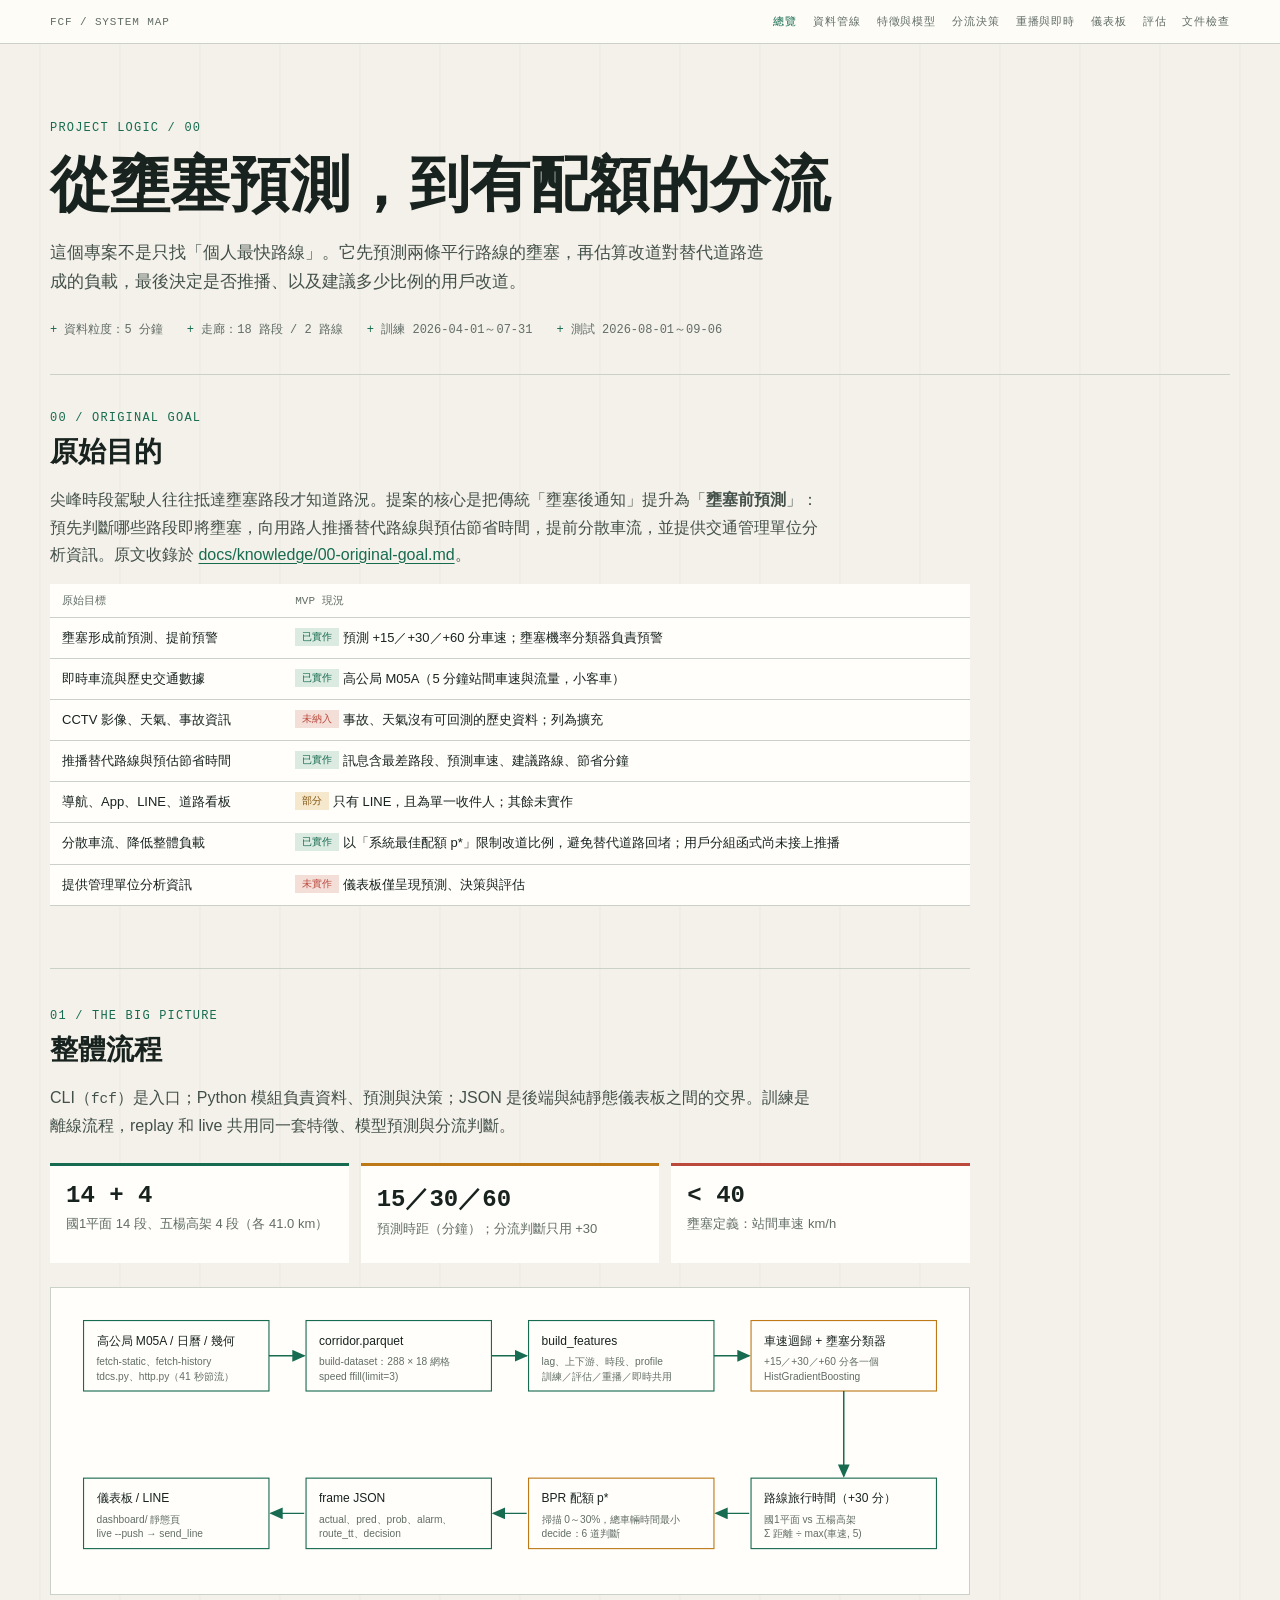
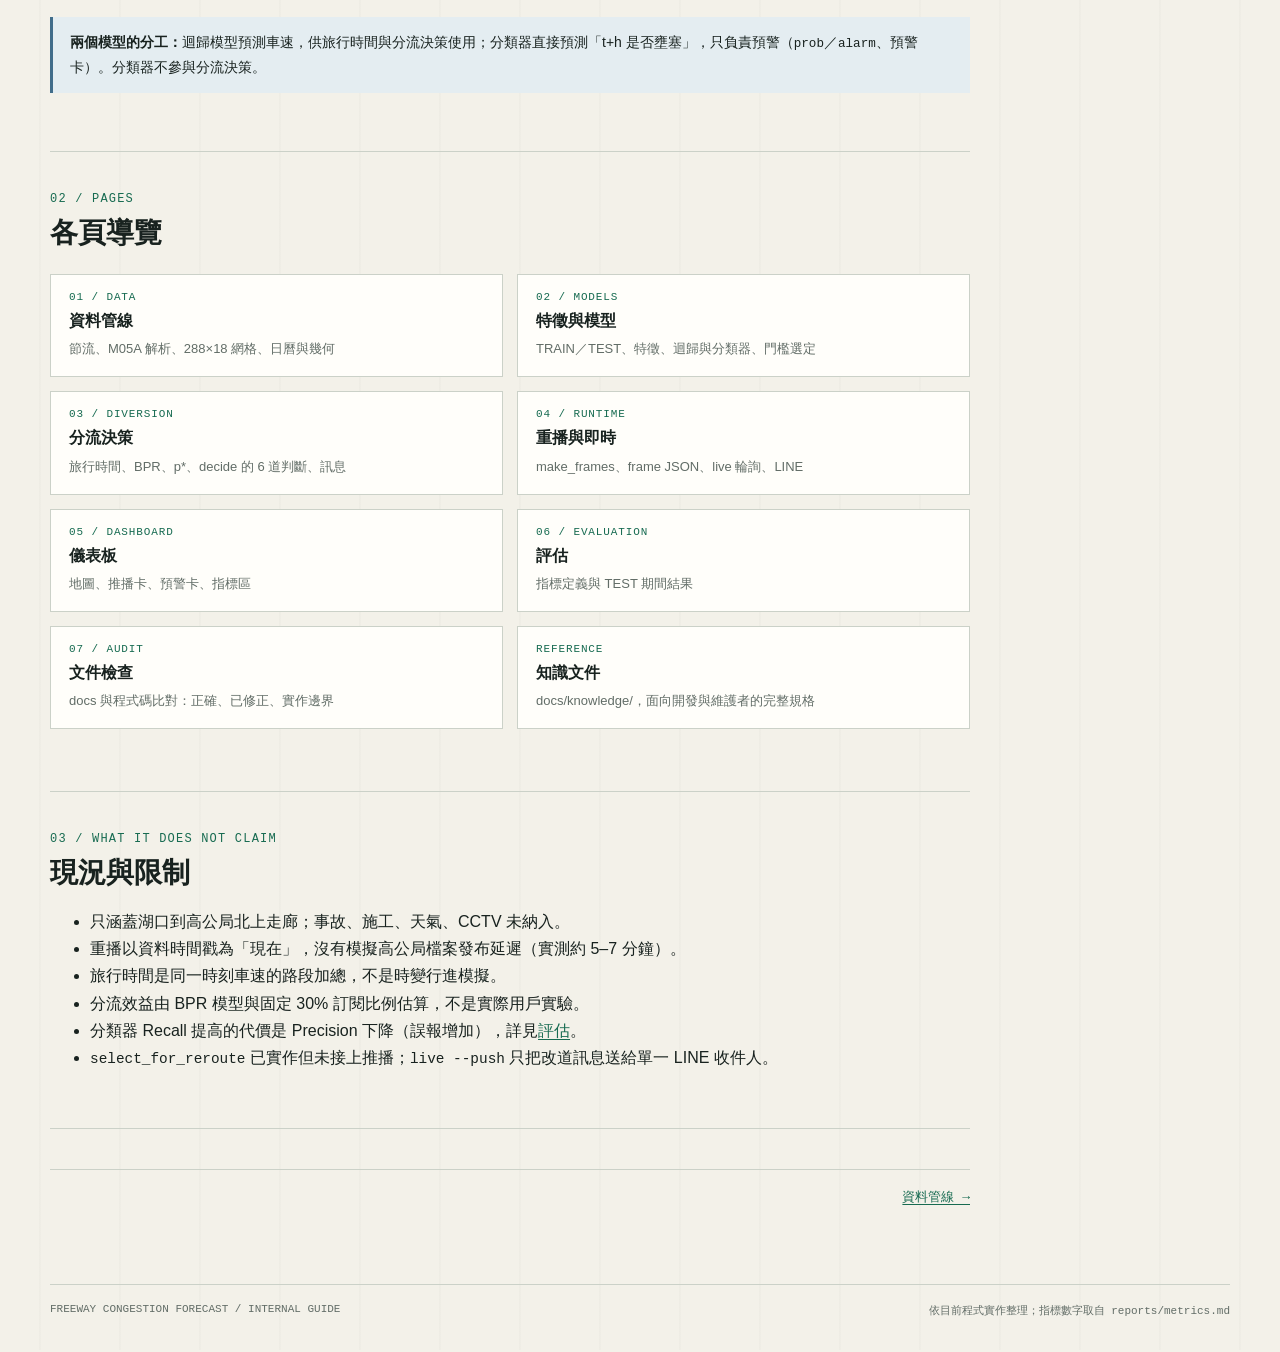
<file: docs/project-logic.html>
<!doctype html>
<html lang="zh-Hant">
<head>
  <meta charset="utf-8">
  <meta name="viewport" content="width=device-width, initial-scale=1">
  <meta name="description" content="這個專案不是只找「個人最快路線」。它先預測兩條平行路線的壅塞，再估算改道對替代道路造成的負載，最後決定是否推播、以及建議多少比例的用戶改道。">
  <title>從壅塞預測，到有配額的分流 | 專案邏輯導覽</title>
  <link rel="stylesheet" href="project-logic/style.css">
</head>
<body>
  <div class="masthead"><span>FCF / SYSTEM MAP</span><nav aria-label="頁面導覽"><a href="project-logic.html" aria-current="page">總覽</a><a href="project-logic/data.html">資料管線</a><a href="project-logic/models.html">特徵與模型</a><a href="project-logic/diversion.html">分流決策</a><a href="project-logic/runtime.html">重播與即時</a><a href="project-logic/dashboard.html">儀表板</a><a href="project-logic/evaluation.html">評估</a><a href="project-logic/doc-audit.html">文件檢查</a></nav></div>
  <div class="page">
    <header class="hero">
      <div class="eyebrow">PROJECT LOGIC / 00</div>
      <h1>從壅塞預測，到有配額的分流</h1>
      <p class="hero-intro">這個專案不是只找「個人最快路線」。它先預測兩條平行路線的壅塞，再估算改道對替代道路造成的負載，最後決定是否推播、以及建議多少比例的用戶改道。</p>
      <div class="hero-meta"><span>資料粒度：5 分鐘</span><span>走廊：18 路段 / 2 路線</span><span>訓練 2026-04-01～07-31</span><span>測試 2026-08-01～09-06</span></div>
    </header>
    <div class="content">

      <section class="doc-section" id="goal">
        <div class="section-kicker">00 / ORIGINAL GOAL</div>
        <h2>原始目的</h2>
        <p class="lede">尖峰時段駕駛人往往抵達壅塞路段才知道路況。提案的核心是把傳統「壅塞後通知」提升為「<strong>壅塞前預測</strong>」：預先判斷哪些路段即將壅塞，向用路人推播替代路線與預估節省時間，提前分散車流，並提供交通管理單位分析資訊。原文收錄於 <a href="../src/../docs/knowledge/00-original-goal.md">docs/knowledge/00-original-goal.md</a>。</p>
        <div class="table-wrap"><table>
          <thead><tr><th>原始目標</th><th>MVP 現況</th></tr></thead>
          <tbody>
            <tr><td>壅塞形成前預測、提前預警</td><td><span class="tag">已實作</span> 預測 +15／+30／+60 分車速；壅塞機率分類器負責預警</td></tr>
            <tr><td>即時車流與歷史交通數據</td><td><span class="tag">已實作</span> 高公局 M05A（5 分鐘站間車速與流量，小客車）</td></tr>
            <tr><td>CCTV 影像、天氣、事故資訊</td><td><span class="tag no">未納入</span> 事故、天氣沒有可回測的歷史資料；列為擴充</td></tr>
            <tr><td>推播替代路線與預估節省時間</td><td><span class="tag">已實作</span> 訊息含最差路段、預測車速、建議路線、節省分鐘</td></tr>
            <tr><td>導航、App、LINE、道路看板</td><td><span class="tag part">部分</span> 只有 LINE，且為單一收件人；其餘未實作</td></tr>
            <tr><td>分散車流、降低整體負載</td><td><span class="tag">已實作</span> 以「系統最佳配額 p*」限制改道比例，避免替代道路回堵；用戶分組函式尚未接上推播</td></tr>
            <tr><td>提供管理單位分析資訊</td><td><span class="tag no">未實作</span> 儀表板僅呈現預測、決策與評估</td></tr>
          </tbody>
        </table></div>
      </section>

      <section class="doc-section" id="flow">
        <div class="section-kicker">01 / THE BIG PICTURE</div>
        <h2>整體流程</h2>
        <p class="lede">CLI（<code>fcf</code>）是入口；Python 模組負責資料、預測與決策；JSON 是後端與純靜態儀表板之間的交界。訓練是離線流程，replay 和 live 共用同一套特徵、模型預測與分流判斷。</p>
        <div class="metric-row">
          <div class="metric"><strong>14 + 4</strong><span>國1平面 14 段、五楊高架 4 段（各 41.0 km）</span></div>
          <div class="metric"><strong>15／30／60</strong><span>預測時距（分鐘）；分流判斷只用 +30</span></div>
          <div class="metric"><strong>&lt; 40</strong><span>壅塞定義：站間車速 km/h</span></div>
        </div>
        <div class="diagram"><svg viewBox="0 0 960 300" role="img" aria-label="整體資料流">
<defs><marker id="ah" markerWidth="9" markerHeight="8" refX="8" refY="4" orient="auto"><polygon points="0 0,9 4,0 8"/></marker></defs>
<g>
<rect class="box g" x="20" y="20" width="200" height="76"/><text x="34" y="46">高公局 M05A / 日曆 / 幾何</text><text class="s" x="34" y="68">fetch-static、fetch-history</text><text class="s" x="34" y="84">tdcs.py、http.py（41 秒節流）</text>
<rect class="box g" x="260" y="20" width="200" height="76"/><text x="274" y="46">corridor.parquet</text><text class="s" x="274" y="68">build-dataset：288 × 18 網格</text><text class="s" x="274" y="84">speed ffill(limit=3)</text>
<rect class="box g" x="500" y="20" width="200" height="76"/><text x="514" y="46">build_features</text><text class="s" x="514" y="68">lag、上下游、時段、profile</text><text class="s" x="514" y="84">訓練／評估／重播／即時共用</text>
<rect class="box a" x="740" y="20" width="200" height="76"/><text x="754" y="46">車速迴歸 + 壅塞分類器</text><text class="s" x="754" y="68">+15／+30／+60 分各一個</text><text class="s" x="754" y="84">HistGradientBoosting</text>
<rect class="box g" x="740" y="190" width="200" height="76"/><text x="754" y="216">路線旅行時間（+30 分）</text><text class="s" x="754" y="238">國1平面 vs 五楊高架</text><text class="s" x="754" y="254">Σ 距離 ÷ max(車速, 5)</text>
<rect class="box a" x="500" y="190" width="200" height="76"/><text x="514" y="216">BPR 配額 p*</text><text class="s" x="514" y="238">掃描 0～30%，總車輛時間最小</text><text class="s" x="514" y="254">decide：6 道判斷</text>
<rect class="box g" x="260" y="190" width="200" height="76"/><text x="274" y="216">frame JSON</text><text class="s" x="274" y="238">actual、pred、prob、alarm、</text><text class="s" x="274" y="254">route_tt、decision</text>
<rect class="box g" x="20" y="190" width="200" height="76"/><text x="34" y="216">儀表板 / LINE</text><text class="s" x="34" y="238">dashboard/ 靜態頁</text><text class="s" x="34" y="254">live --push → send_line</text>
</g>
<line x1="220" y1="58" x2="258" y2="58" marker-end="url(#ah)"/><line x1="460" y1="58" x2="498" y2="58" marker-end="url(#ah)"/><line x1="700" y1="58" x2="738" y2="58" marker-end="url(#ah)"/>
<line x1="840" y1="96" x2="840" y2="188" marker-end="url(#ah)"/>
<line x1="738" y1="228" x2="702" y2="228" marker-end="url(#ah)"/><line x1="498" y1="228" x2="462" y2="228" marker-end="url(#ah)"/><line x1="258" y1="228" x2="222" y2="228" marker-end="url(#ah)"/>
</svg></div>
        <div class="note"><strong>兩個模型的分工：</strong>迴歸模型預測車速，供旅行時間與分流決策使用；分類器直接預測「t+h 是否壅塞」，只負責預警（<code>prob</code>／<code>alarm</code>、預警卡）。分類器不參與分流決策。</div>
      </section>

      <section class="doc-section" id="pages">
        <div class="section-kicker">02 / PAGES</div>
        <h2>各頁導覽</h2>
        <div class="cards">
          <a class="card" href="project-logic/data.html"><b>01 / DATA</b><strong>資料管線</strong><span>節流、M05A 解析、288×18 網格、日曆與幾何</span></a>
          <a class="card" href="project-logic/models.html"><b>02 / MODELS</b><strong>特徵與模型</strong><span>TRAIN／TEST、特徵、迴歸與分類器、門檻選定</span></a>
          <a class="card" href="project-logic/diversion.html"><b>03 / DIVERSION</b><strong>分流決策</strong><span>旅行時間、BPR、p*、decide 的 6 道判斷、訊息</span></a>
          <a class="card" href="project-logic/runtime.html"><b>04 / RUNTIME</b><strong>重播與即時</strong><span>make_frames、frame JSON、live 輪詢、LINE</span></a>
          <a class="card" href="project-logic/dashboard.html"><b>05 / DASHBOARD</b><strong>儀表板</strong><span>地圖、推播卡、預警卡、指標區</span></a>
          <a class="card" href="project-logic/evaluation.html"><b>06 / EVALUATION</b><strong>評估</strong><span>指標定義與 TEST 期間結果</span></a>
          <a class="card" href="project-logic/doc-audit.html"><b>07 / AUDIT</b><strong>文件檢查</strong><span>docs 與程式碼比對：正確、已修正、實作邊界</span></a>
          <a class="card" href="../src/../docs/knowledge/README.md"><b>REFERENCE</b><strong>知識文件</strong><span>docs/knowledge/，面向開發與維護者的完整規格</span></a>
        </div>
      </section>

      <section class="doc-section" id="limits">
        <div class="section-kicker">03 / WHAT IT DOES NOT CLAIM</div>
        <h2>現況與限制</h2>
        <ul>
          <li>只涵蓋湖口到高公局北上走廊；事故、施工、天氣、CCTV 未納入。</li>
          <li>重播以資料時間戳為「現在」，沒有模擬高公局檔案發布延遲（實測約 5–7 分鐘）。</li>
          <li>旅行時間是同一時刻車速的路段加總，不是時變行進模擬。</li>
          <li>分流效益由 BPR 模型與固定 30% 訂閱比例估算，不是實際用戶實驗。</li>
          <li>分類器 Recall 提高的代價是 Precision 下降（誤報增加），詳見<a href="project-logic/evaluation.html">評估</a>。</li>
          <li><code>select_for_reroute</code> 已實作但未接上推播；<code>live --push</code> 只把改道訊息送給單一 LINE 收件人。</li>
        </ul>
      </section>
      <div class="pager"><span></span><a href="project-logic/data.html">資料管線 →</a></div>
    </div>
    <footer><span>FREEWAY CONGESTION FORECAST / INTERNAL GUIDE</span><span>依目前程式實作整理；指標數字取自 reports/metrics.md</span></footer>
  </div>
</body>
</html>
</file>
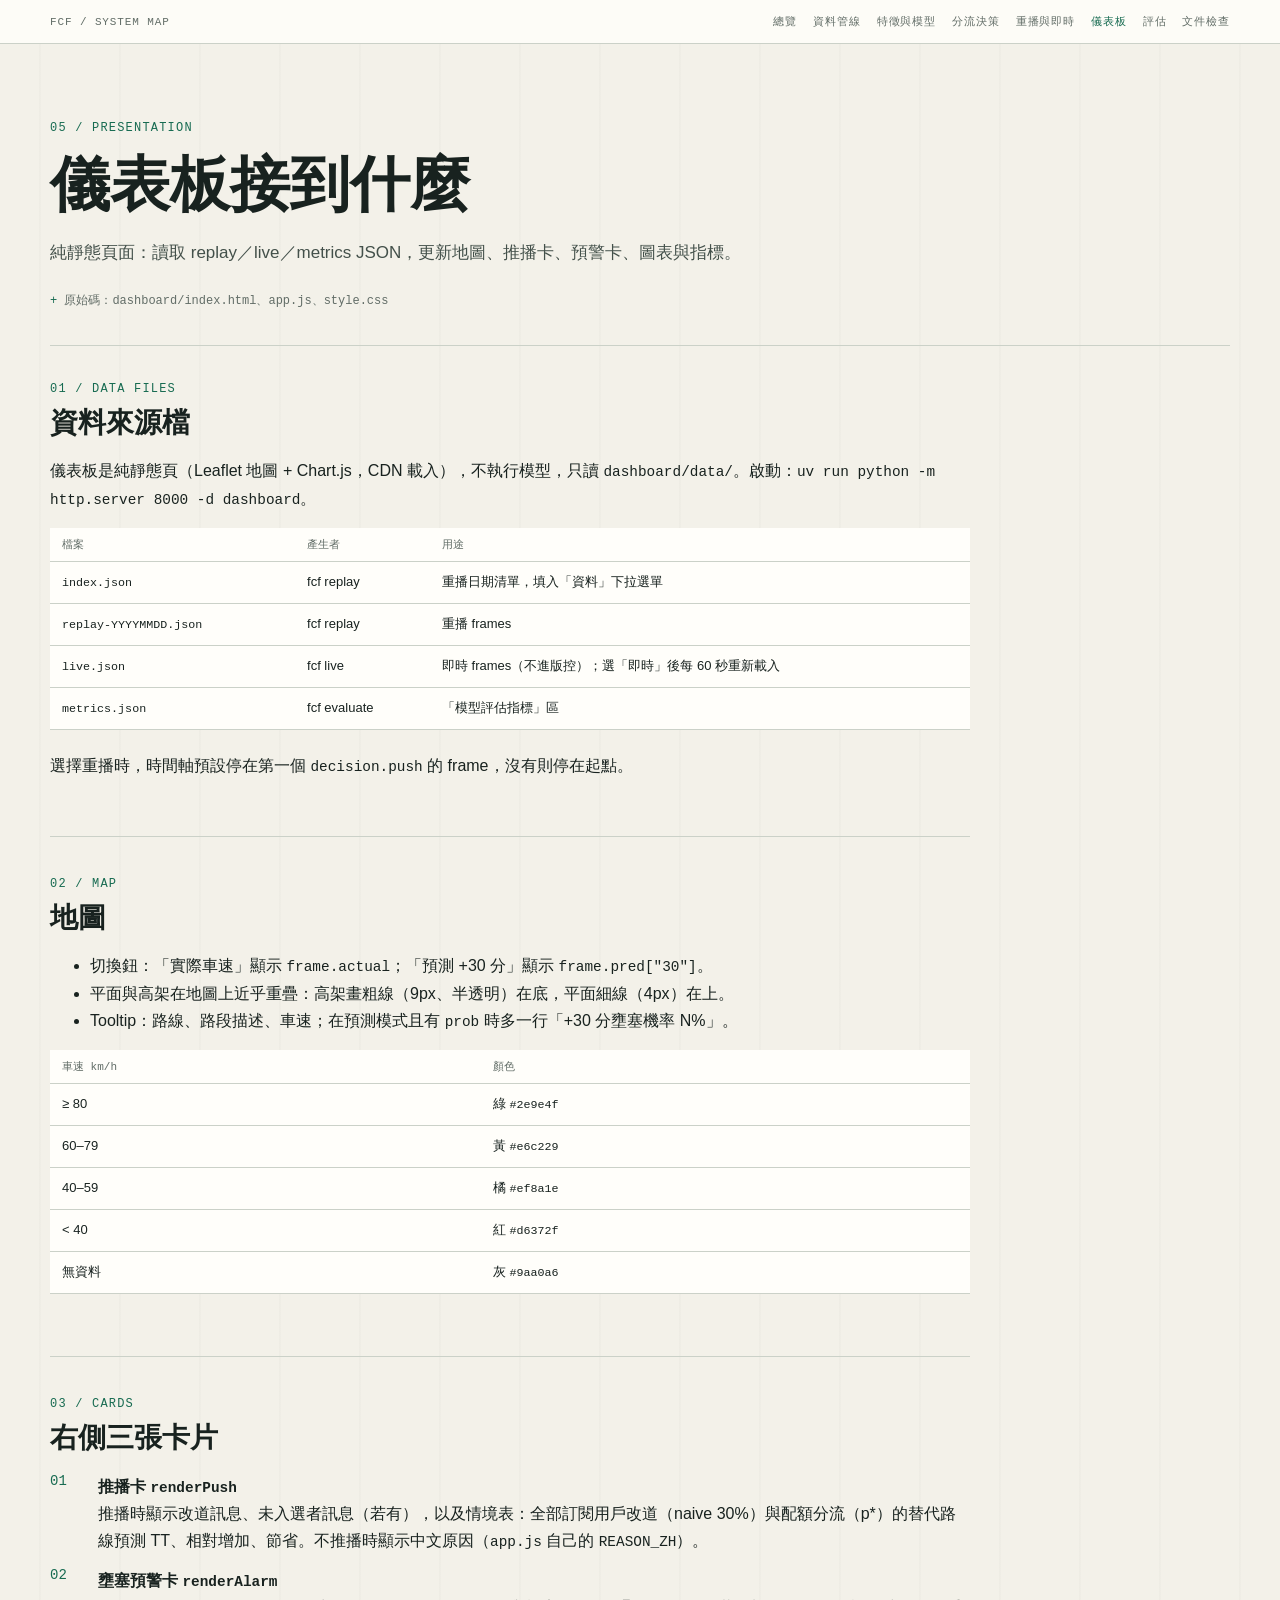
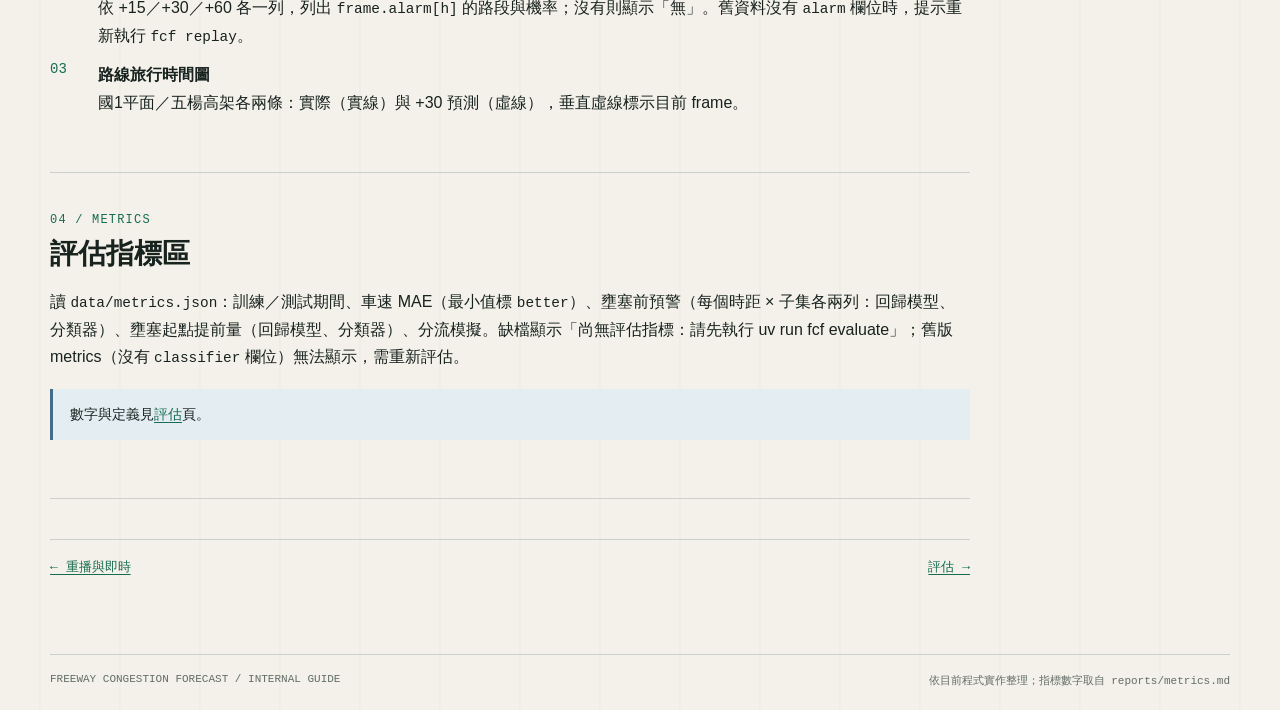
<file: docs/project-logic/dashboard.html>
<!doctype html>
<html lang="zh-Hant">
<head>
  <meta charset="utf-8">
  <meta name="viewport" content="width=device-width, initial-scale=1">
  <meta name="description" content="純靜態頁面：讀取 replay／live／metrics JSON，更新地圖、推播卡、預警卡、圖表與指標。">
  <title>儀表板接到什麼 | 專案邏輯導覽</title>
  <link rel="stylesheet" href="style.css">
</head>
<body>
  <div class="masthead"><span>FCF / SYSTEM MAP</span><nav aria-label="頁面導覽"><a href="../project-logic.html">總覽</a><a href="data.html">資料管線</a><a href="models.html">特徵與模型</a><a href="diversion.html">分流決策</a><a href="runtime.html">重播與即時</a><a href="dashboard.html" aria-current="page">儀表板</a><a href="evaluation.html">評估</a><a href="doc-audit.html">文件檢查</a></nav></div>
  <div class="page">
    <header class="hero">
      <div class="eyebrow">05 / PRESENTATION</div>
      <h1>儀表板接到什麼</h1>
      <p class="hero-intro">純靜態頁面：讀取 replay／live／metrics JSON，更新地圖、推播卡、預警卡、圖表與指標。</p>
      <div class="hero-meta"><span>原始碼：dashboard/index.html、app.js、style.css</span></div>
    </header>
    <div class="content">

      <section class="doc-section" id="data">
        <div class="section-kicker">01 / DATA FILES</div>
        <h2>資料來源檔</h2>
        <p>儀表板是純靜態頁（Leaflet 地圖 + Chart.js，CDN 載入），不執行模型，只讀 <code>dashboard/data/</code>。啟動：<code>uv run python -m http.server 8000 -d dashboard</code>。</p>
        <div class="table-wrap"><table>
          <thead><tr><th>檔案</th><th>產生者</th><th>用途</th></tr></thead>
          <tbody>
            <tr><td><code>index.json</code></td><td>fcf replay</td><td>重播日期清單，填入「資料」下拉選單</td></tr>
            <tr><td><code>replay-YYYYMMDD.json</code></td><td>fcf replay</td><td>重播 frames</td></tr>
            <tr><td><code>live.json</code></td><td>fcf live</td><td>即時 frames（不進版控）；選「即時」後每 60 秒重新載入</td></tr>
            <tr><td><code>metrics.json</code></td><td>fcf evaluate</td><td>「模型評估指標」區</td></tr>
          </tbody>
        </table></div>
        <p>選擇重播時，時間軸預設停在第一個 <code>decision.push</code> 的 frame，沒有則停在起點。</p>
      </section>

      <section class="doc-section" id="map">
        <div class="section-kicker">02 / MAP</div>
        <h2>地圖</h2>
        <ul>
          <li>切換鈕：「實際車速」顯示 <code>frame.actual</code>；「預測 +30 分」顯示 <code>frame.pred["30"]</code>。</li>
          <li>平面與高架在地圖上近乎重疊：高架畫粗線（9px、半透明）在底，平面細線（4px）在上。</li>
          <li>Tooltip：路線、路段描述、車速；在預測模式且有 <code>prob</code> 時多一行「+30 分壅塞機率 N%」。</li>
        </ul>
        <div class="table-wrap"><table>
          <thead><tr><th>車速 km/h</th><th>顏色</th></tr></thead>
          <tbody>
            <tr><td>≥ 80</td><td>綠 <code>#2e9e4f</code></td></tr>
            <tr><td>60–79</td><td>黃 <code>#e6c229</code></td></tr>
            <tr><td>40–59</td><td>橘 <code>#ef8a1e</code></td></tr>
            <tr><td>&lt; 40</td><td>紅 <code>#d6372f</code></td></tr>
            <tr><td>無資料</td><td>灰 <code>#9aa0a6</code></td></tr>
          </tbody>
        </table></div>
      </section>

      <section class="doc-section" id="cards">
        <div class="section-kicker">03 / CARDS</div>
        <h2>右側三張卡片</h2>
        <ol class="steps">
          <li><strong>推播卡 <code>renderPush</code></strong>推播時顯示改道訊息、未入選者訊息（若有），以及情境表：全部訂閱用戶改道（naive 30%）與配額分流（p*）的替代路線預測 TT、相對增加、節省。不推播時顯示中文原因（<code>app.js</code> 自己的 <code>REASON_ZH</code>）。</li>
          <li><strong>壅塞預警卡 <code>renderAlarm</code></strong>依 +15／+30／+60 各一列，列出 <code>frame.alarm[h]</code> 的路段與機率；沒有則顯示「無」。舊資料沒有 <code>alarm</code> 欄位時，提示重新執行 <code>fcf replay</code>。</li>
          <li><strong>路線旅行時間圖</strong>國1平面／五楊高架各兩條：實際（實線）與 +30 預測（虛線），垂直虛線標示目前 frame。</li>
        </ol>
      </section>

      <section class="doc-section" id="metrics">
        <div class="section-kicker">04 / METRICS</div>
        <h2>評估指標區</h2>
        <p>讀 <code>data/metrics.json</code>：訓練／測試期間、車速 MAE（最小值標 <code>better</code>）、壅塞前預警（每個時距 × 子集各兩列：回歸模型、分類器）、壅塞起點提前量（回歸模型、分類器）、分流模擬。缺檔顯示「尚無評估指標：請先執行 uv run fcf evaluate」；舊版 metrics（沒有 <code>classifier</code> 欄位）無法顯示，需重新評估。</p>
        <div class="note">數字與定義見<a href="evaluation.html">評估</a>頁。</div>
      </section>
      <div class="pager"><a href="runtime.html">← 重播與即時</a><a href="evaluation.html">評估 →</a></div>
    </div>
    <footer><span>FREEWAY CONGESTION FORECAST / INTERNAL GUIDE</span><span>依目前程式實作整理；指標數字取自 reports/metrics.md</span></footer>
  </div>
</body>
</html>
</file>
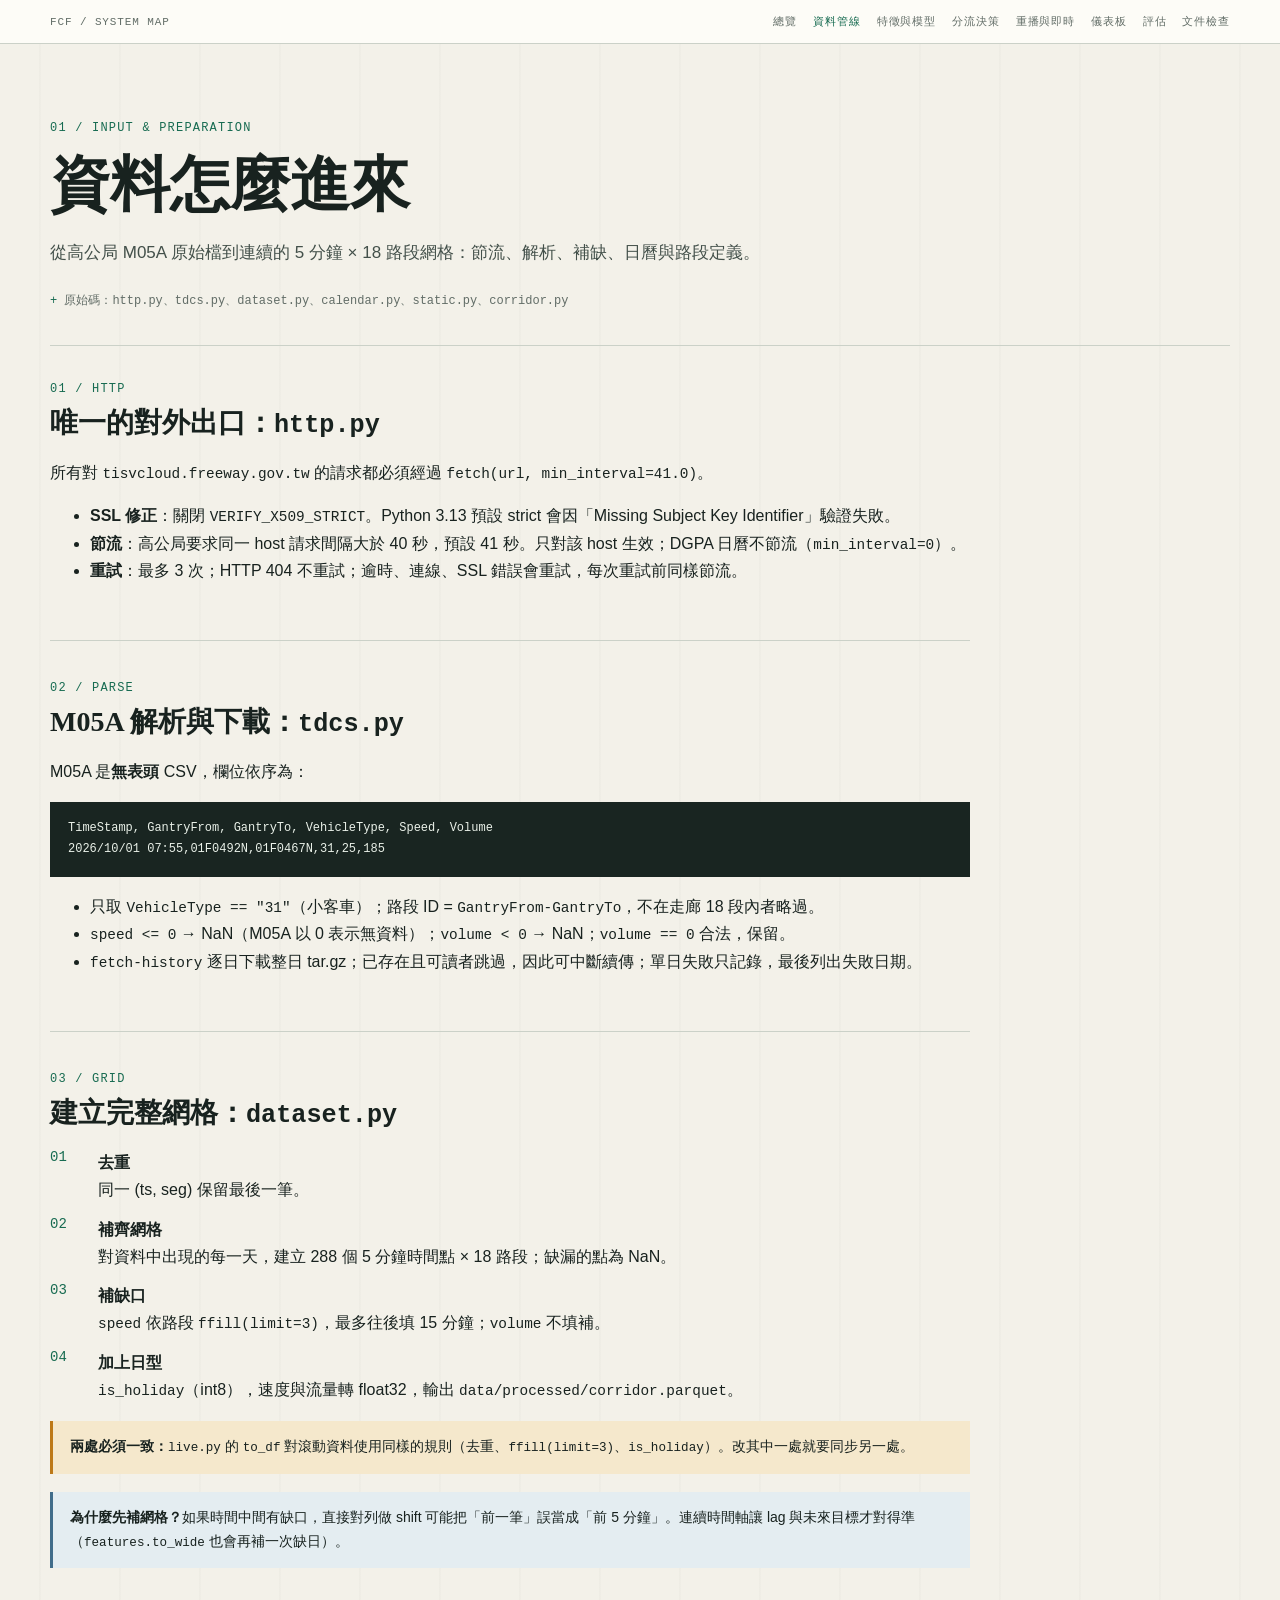
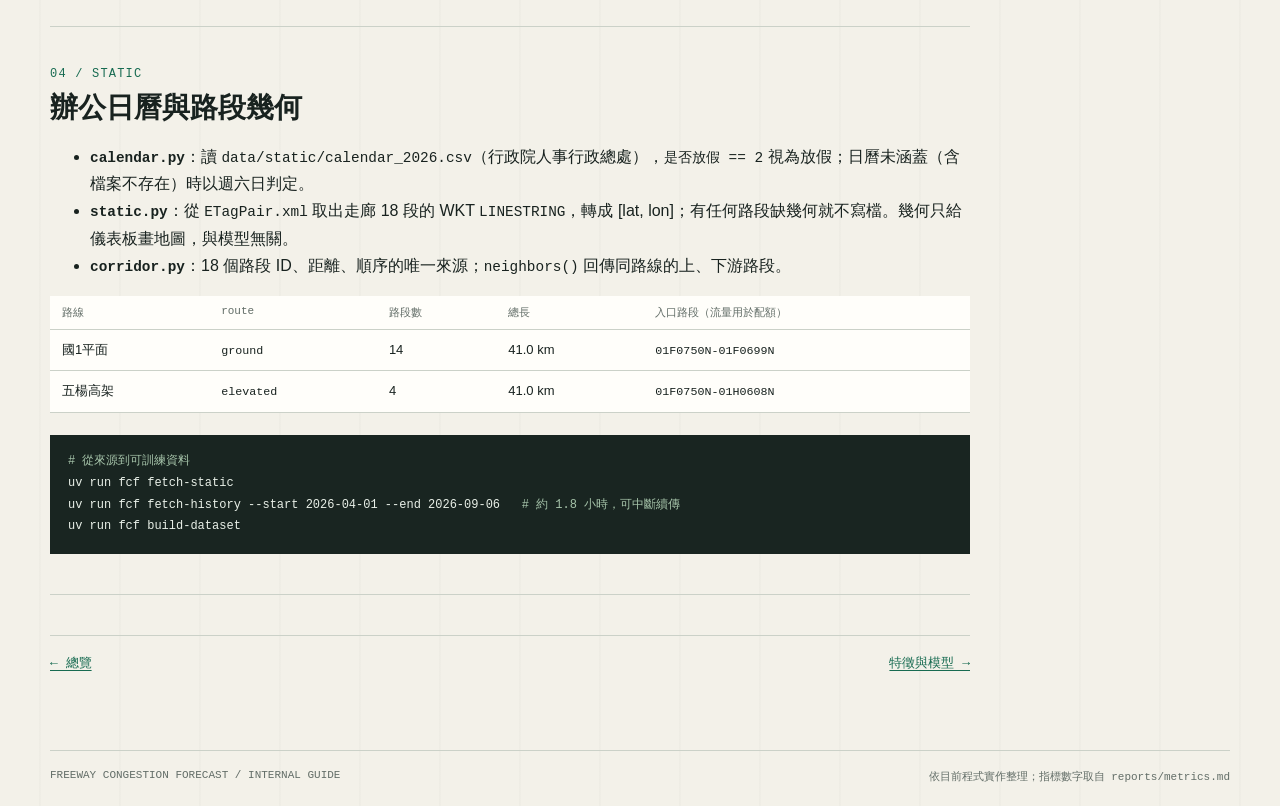
<file: docs/project-logic/data.html>
<!doctype html>
<html lang="zh-Hant">
<head>
  <meta charset="utf-8">
  <meta name="viewport" content="width=device-width, initial-scale=1">
  <meta name="description" content="從高公局 M05A 原始檔到連續的 5 分鐘 × 18 路段網格：節流、解析、補缺、日曆與路段定義。">
  <title>資料怎麼進來 | 專案邏輯導覽</title>
  <link rel="stylesheet" href="style.css">
</head>
<body>
  <div class="masthead"><span>FCF / SYSTEM MAP</span><nav aria-label="頁面導覽"><a href="../project-logic.html">總覽</a><a href="data.html" aria-current="page">資料管線</a><a href="models.html">特徵與模型</a><a href="diversion.html">分流決策</a><a href="runtime.html">重播與即時</a><a href="dashboard.html">儀表板</a><a href="evaluation.html">評估</a><a href="doc-audit.html">文件檢查</a></nav></div>
  <div class="page">
    <header class="hero">
      <div class="eyebrow">01 / INPUT & PREPARATION</div>
      <h1>資料怎麼進來</h1>
      <p class="hero-intro">從高公局 M05A 原始檔到連續的 5 分鐘 × 18 路段網格：節流、解析、補缺、日曆與路段定義。</p>
      <div class="hero-meta"><span>原始碼：http.py、tdcs.py、dataset.py、calendar.py、static.py、corridor.py</span></div>
    </header>
    <div class="content">

      <section class="doc-section" id="http">
        <div class="section-kicker">01 / HTTP</div>
        <h2>唯一的對外出口：<code>http.py</code></h2>
        <p>所有對 <code>tisvcloud.freeway.gov.tw</code> 的請求都必須經過 <code>fetch(url, min_interval=41.0)</code>。</p>
        <ul>
          <li><strong>SSL 修正</strong>：關閉 <code>VERIFY_X509_STRICT</code>。Python 3.13 預設 strict 會因「Missing Subject Key Identifier」驗證失敗。</li>
          <li><strong>節流</strong>：高公局要求同一 host 請求間隔大於 40 秒，預設 41 秒。只對該 host 生效；DGPA 日曆不節流（<code>min_interval=0</code>）。</li>
          <li><strong>重試</strong>：最多 3 次；HTTP 404 不重試；逾時、連線、SSL 錯誤會重試，每次重試前同樣節流。</li>
        </ul>
      </section>

      <section class="doc-section" id="parse">
        <div class="section-kicker">02 / PARSE</div>
        <h2>M05A 解析與下載：<code>tdcs.py</code></h2>
        <p>M05A 是<strong>無表頭</strong> CSV，欄位依序為：</p>
        <div class="codebox">TimeStamp, GantryFrom, GantryTo, VehicleType, Speed, Volume
2026/10/01 07:55,01F0492N,01F0467N,31,25,185</div>
        <ul>
          <li>只取 <code>VehicleType == "31"</code>（小客車）；路段 ID = <code>GantryFrom-GantryTo</code>，不在走廊 18 段內者略過。</li>
          <li><code>speed &lt;= 0</code> → NaN（M05A 以 0 表示無資料）；<code>volume &lt; 0</code> → NaN；<code>volume == 0</code> 合法，保留。</li>
          <li><code>fetch-history</code> 逐日下載整日 tar.gz；已存在且可讀者跳過，因此可中斷續傳；單日失敗只記錄，最後列出失敗日期。</li>
        </ul>
      </section>

      <section class="doc-section" id="grid">
        <div class="section-kicker">03 / GRID</div>
        <h2>建立完整網格：<code>dataset.py</code></h2>
        <ol class="steps">
          <li><strong>去重</strong>同一 (ts, seg) 保留最後一筆。</li>
          <li><strong>補齊網格</strong>對資料中出現的每一天，建立 288 個 5 分鐘時間點 × 18 路段；缺漏的點為 NaN。</li>
          <li><strong>補缺口</strong><code>speed</code> 依路段 <code>ffill(limit=3)</code>，最多往後填 15 分鐘；<code>volume</code> 不填補。</li>
          <li><strong>加上日型</strong><code>is_holiday</code>（int8），速度與流量轉 float32，輸出 <code>data/processed/corridor.parquet</code>。</li>
        </ol>
        <div class="warning"><strong>兩處必須一致：</strong><code>live.py</code> 的 <code>to_df</code> 對滾動資料使用同樣的規則（去重、<code>ffill(limit=3)</code>、<code>is_holiday</code>）。改其中一處就要同步另一處。</div>
        <div class="note"><strong>為什麼先補網格？</strong>如果時間中間有缺口，直接對列做 shift 可能把「前一筆」誤當成「前 5 分鐘」。連續時間軸讓 lag 與未來目標才對得準（<code>features.to_wide</code> 也會再補一次缺日）。</div>
      </section>

      <section class="doc-section" id="static">
        <div class="section-kicker">04 / STATIC</div>
        <h2>辦公日曆與路段幾何</h2>
        <ul>
          <li><strong><code>calendar.py</code></strong>：讀 <code>data/static/calendar_2026.csv</code>（行政院人事行政總處），<code>是否放假 == 2</code> 視為放假；日曆未涵蓋（含檔案不存在）時以週六日判定。</li>
          <li><strong><code>static.py</code></strong>：從 <code>ETagPair.xml</code> 取出走廊 18 段的 WKT <code>LINESTRING</code>，轉成 [lat, lon]；有任何路段缺幾何就不寫檔。幾何只給儀表板畫地圖，與模型無關。</li>
          <li><strong><code>corridor.py</code></strong>：18 個路段 ID、距離、順序的唯一來源；<code>neighbors()</code> 回傳同路線的上、下游路段。</li>
        </ul>
        <div class="table-wrap"><table>
          <thead><tr><th>路線</th><th>route</th><th>路段數</th><th>總長</th><th>入口路段（流量用於配額）</th></tr></thead>
          <tbody>
            <tr><td>國1平面</td><td><code>ground</code></td><td>14</td><td>41.0 km</td><td><code>01F0750N-01F0699N</code></td></tr>
            <tr><td>五楊高架</td><td><code>elevated</code></td><td>4</td><td>41.0 km</td><td><code>01F0750N-01H0608N</code></td></tr>
          </tbody>
        </table></div>
        <div class="codebox"><span class="comment"># 從來源到可訓練資料</span>
uv run fcf fetch-static
uv run fcf fetch-history --start 2026-04-01 --end 2026-09-06   <span class="comment"># 約 1.8 小時，可中斷續傳</span>
uv run fcf build-dataset</div>
      </section>
      <div class="pager"><a href="../project-logic.html">← 總覽</a><a href="models.html">特徵與模型 →</a></div>
    </div>
    <footer><span>FREEWAY CONGESTION FORECAST / INTERNAL GUIDE</span><span>依目前程式實作整理；指標數字取自 reports/metrics.md</span></footer>
  </div>
</body>
</html>
</file>
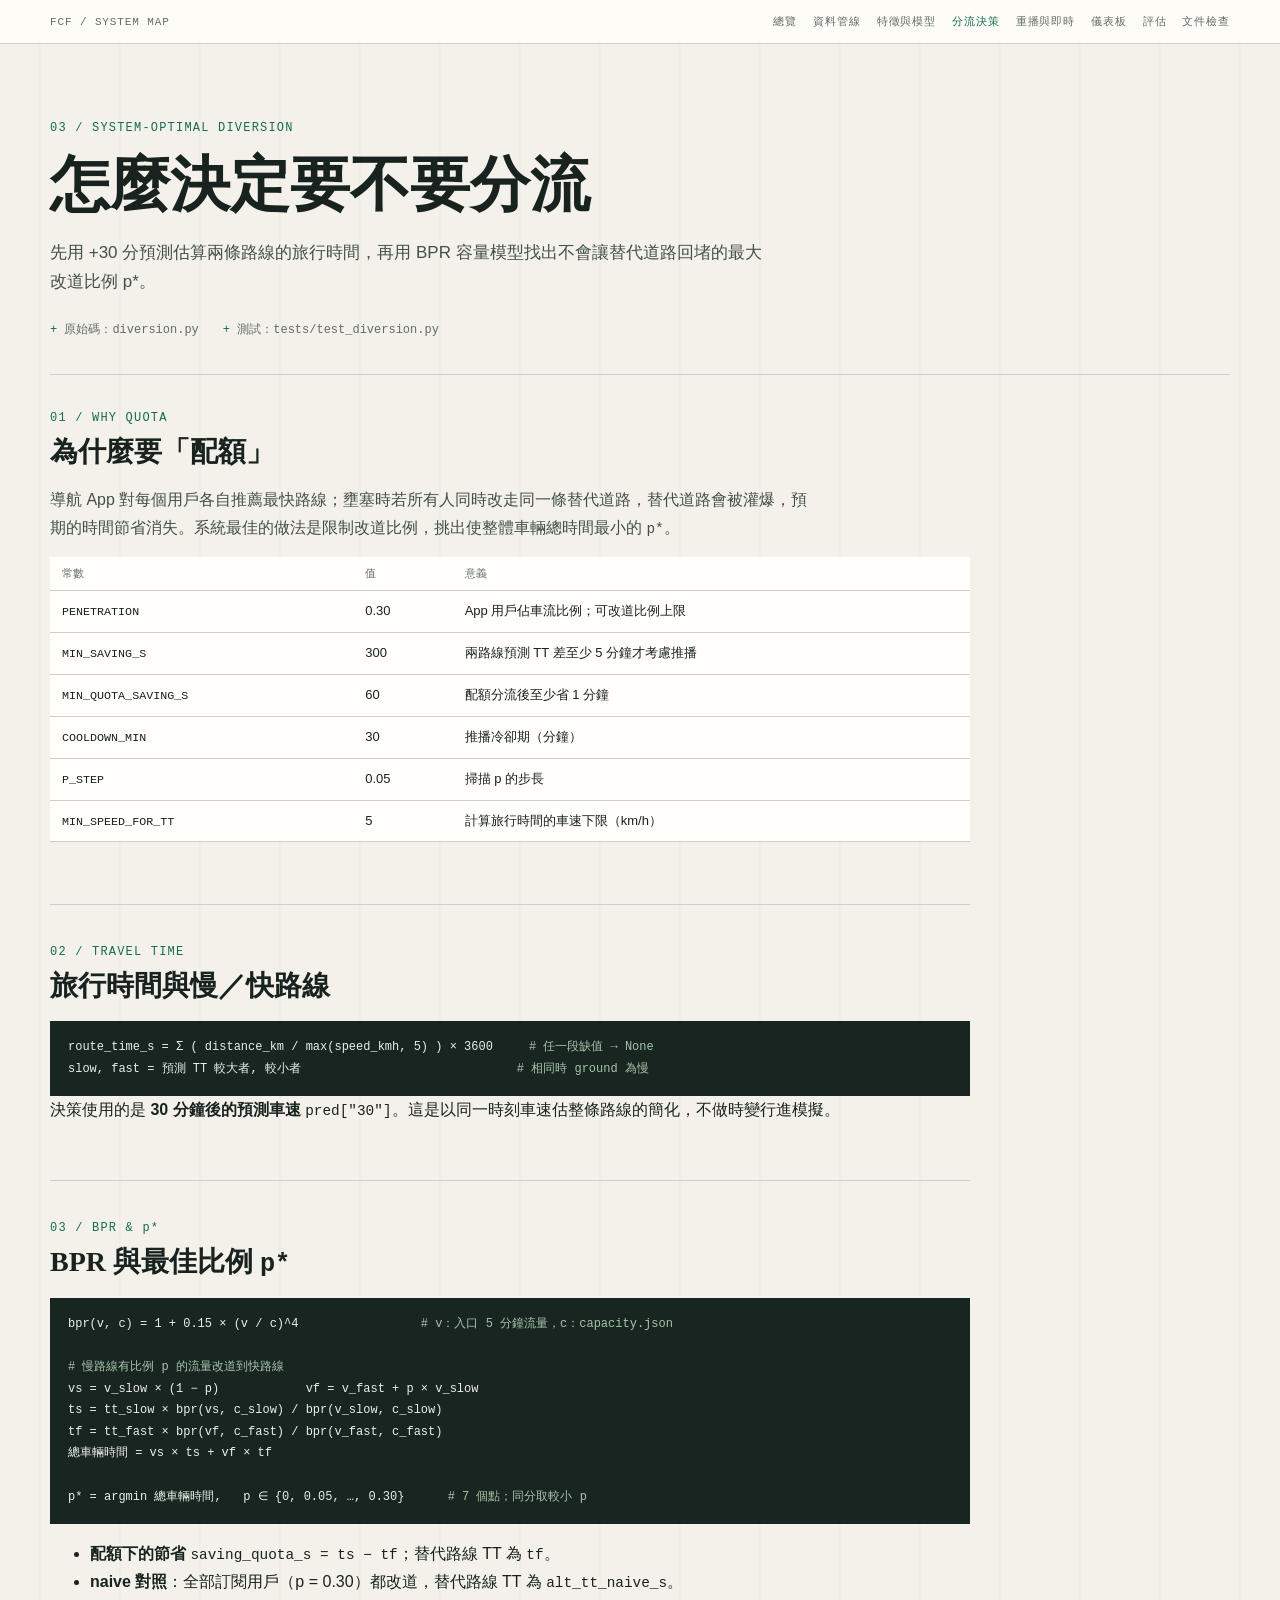
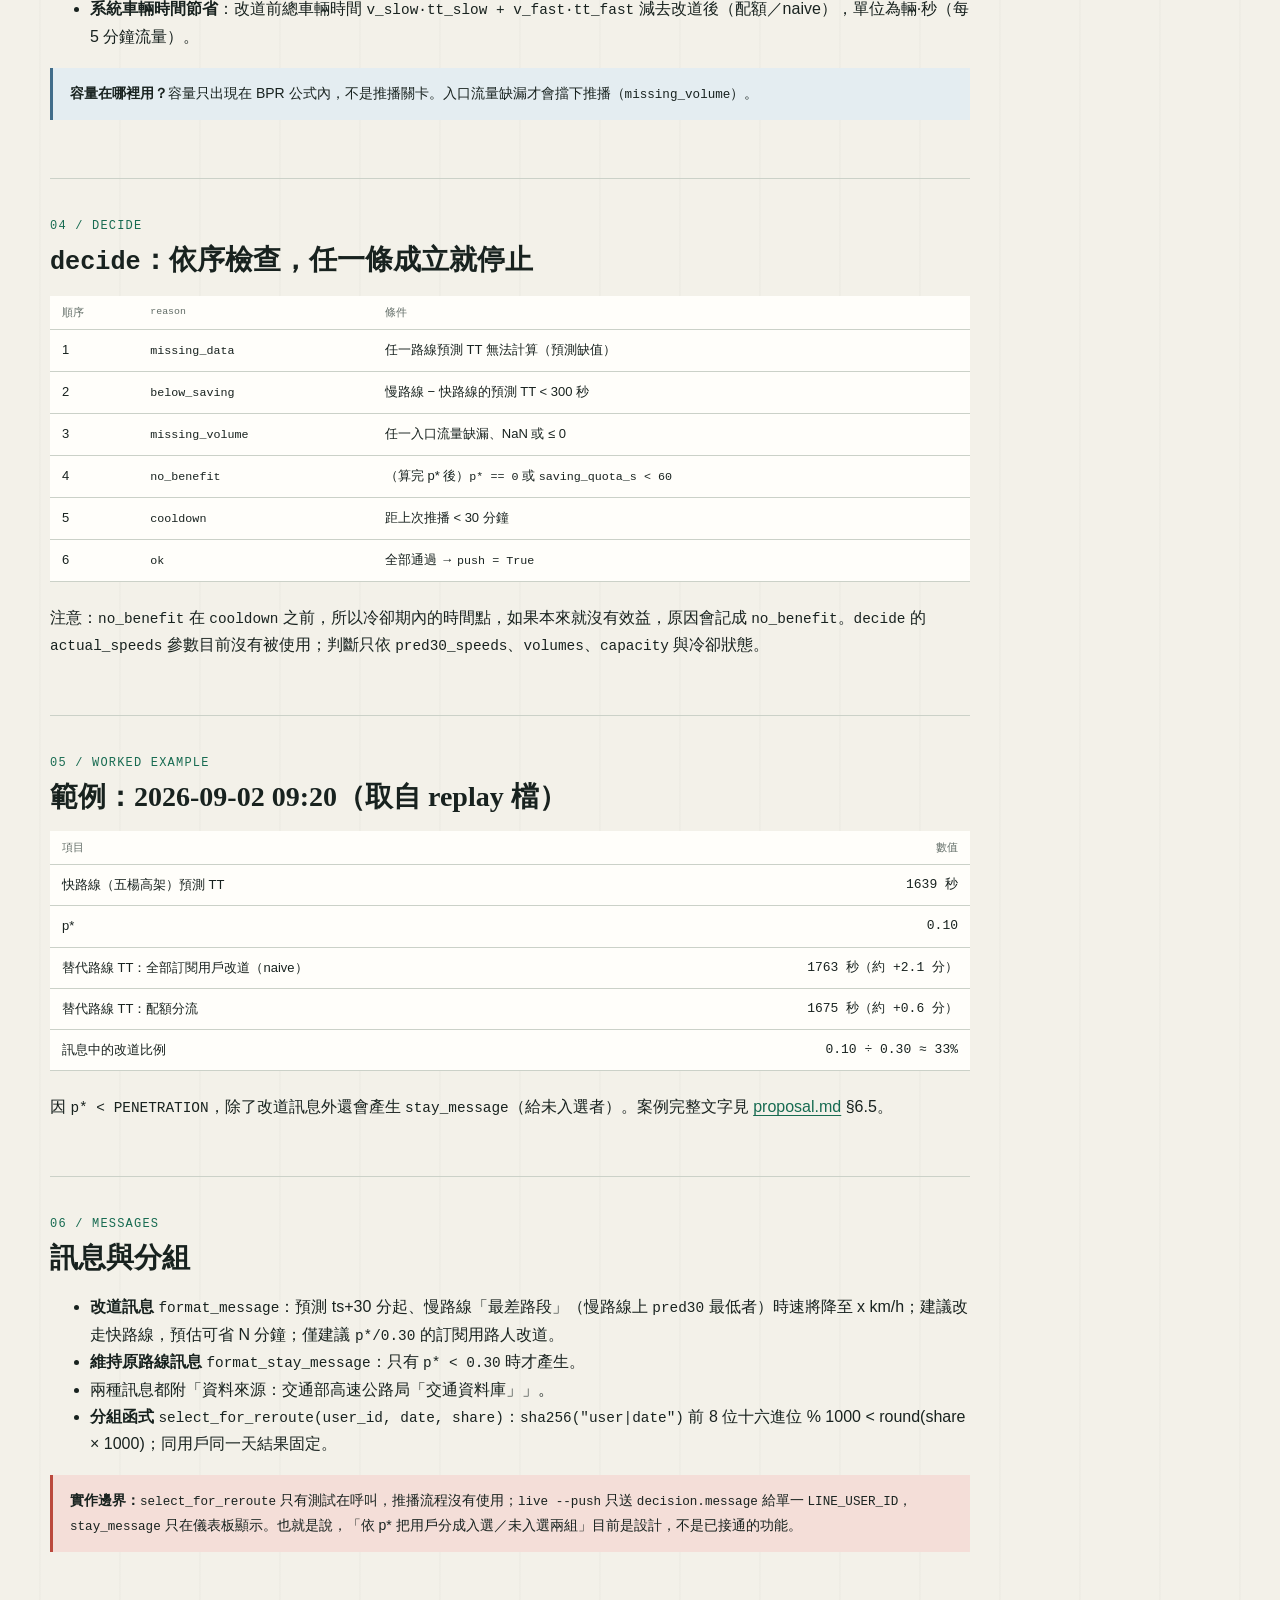
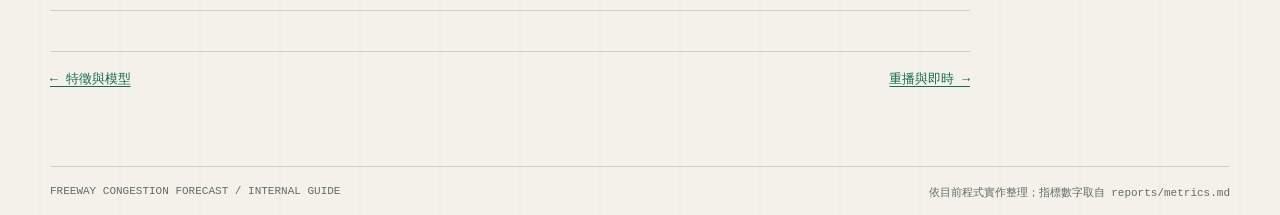
<file: docs/project-logic/diversion.html>
<!doctype html>
<html lang="zh-Hant">
<head>
  <meta charset="utf-8">
  <meta name="viewport" content="width=device-width, initial-scale=1">
  <meta name="description" content="先用 +30 分預測估算兩條路線的旅行時間，再用 BPR 容量模型找出不會讓替代道路回堵的最大改道比例 p*。">
  <title>怎麼決定要不要分流 | 專案邏輯導覽</title>
  <link rel="stylesheet" href="style.css">
</head>
<body>
  <div class="masthead"><span>FCF / SYSTEM MAP</span><nav aria-label="頁面導覽"><a href="../project-logic.html">總覽</a><a href="data.html">資料管線</a><a href="models.html">特徵與模型</a><a href="diversion.html" aria-current="page">分流決策</a><a href="runtime.html">重播與即時</a><a href="dashboard.html">儀表板</a><a href="evaluation.html">評估</a><a href="doc-audit.html">文件檢查</a></nav></div>
  <div class="page">
    <header class="hero">
      <div class="eyebrow">03 / SYSTEM-OPTIMAL DIVERSION</div>
      <h1>怎麼決定要不要分流</h1>
      <p class="hero-intro">先用 +30 分預測估算兩條路線的旅行時間，再用 BPR 容量模型找出不會讓替代道路回堵的最大改道比例 p*。</p>
      <div class="hero-meta"><span>原始碼：diversion.py</span><span>測試：tests/test_diversion.py</span></div>
    </header>
    <div class="content">

      <section class="doc-section" id="why">
        <div class="section-kicker">01 / WHY QUOTA</div>
        <h2>為什麼要「配額」</h2>
        <p class="lede">導航 App 對每個用戶各自推薦最快路線；壅塞時若所有人同時改走同一條替代道路，替代道路會被灌爆，預期的時間節省消失。系統最佳的做法是限制改道比例，挑出使整體車輛總時間最小的 <code>p*</code>。</p>
        <div class="table-wrap"><table>
          <thead><tr><th>常數</th><th>值</th><th>意義</th></tr></thead>
          <tbody>
            <tr><td><code>PENETRATION</code></td><td>0.30</td><td>App 用戶佔車流比例；可改道比例上限</td></tr>
            <tr><td><code>MIN_SAVING_S</code></td><td>300</td><td>兩路線預測 TT 差至少 5 分鐘才考慮推播</td></tr>
            <tr><td><code>MIN_QUOTA_SAVING_S</code></td><td>60</td><td>配額分流後至少省 1 分鐘</td></tr>
            <tr><td><code>COOLDOWN_MIN</code></td><td>30</td><td>推播冷卻期（分鐘）</td></tr>
            <tr><td><code>P_STEP</code></td><td>0.05</td><td>掃描 p 的步長</td></tr>
            <tr><td><code>MIN_SPEED_FOR_TT</code></td><td>5</td><td>計算旅行時間的車速下限（km/h）</td></tr>
          </tbody>
        </table></div>
      </section>

      <section class="doc-section" id="tt">
        <div class="section-kicker">02 / TRAVEL TIME</div>
        <h2>旅行時間與慢／快路線</h2>
        <div class="codebox">route_time_s = Σ ( distance_km / max(speed_kmh, 5) ) × 3600     <span class="comment"># 任一段缺值 → None</span>
slow, fast = 預測 TT 較大者, 較小者                              <span class="comment"># 相同時 ground 為慢</span></div>
        <p>決策使用的是 <strong>30 分鐘後的預測車速</strong> <code>pred["30"]</code>。這是以同一時刻車速估整條路線的簡化，不做時變行進模擬。</p>
      </section>

      <section class="doc-section" id="bpr">
        <div class="section-kicker">03 / BPR & p*</div>
        <h2>BPR 與最佳比例 <code>p*</code></h2>
        <div class="codebox">bpr(v, c) = 1 + 0.15 × (v / c)^4                 <span class="comment"># v：入口 5 分鐘流量，c：capacity.json</span>

<span class="comment"># 慢路線有比例 p 的流量改道到快路線</span>
vs = v_slow × (1 − p)            vf = v_fast + p × v_slow
ts = tt_slow × bpr(vs, c_slow) / bpr(v_slow, c_slow)
tf = tt_fast × bpr(vf, c_fast) / bpr(v_fast, c_fast)
總車輛時間 = vs × ts + vf × tf

p* = argmin 總車輛時間,   p ∈ {0, 0.05, …, 0.30}      <span class="comment"># 7 個點；同分取較小 p</span></div>
        <ul>
          <li><strong>配額下的節省</strong> <code>saving_quota_s = ts − tf</code>；替代路線 TT 為 <code>tf</code>。</li>
          <li><strong>naive 對照</strong>：全部訂閱用戶（p = 0.30）都改道，替代路線 TT 為 <code>alt_tt_naive_s</code>。</li>
          <li><strong>系統車輛時間節省</strong>：改道前總車輛時間 <code>v_slow·tt_slow + v_fast·tt_fast</code> 減去改道後（配額／naive），單位為輛·秒（每 5 分鐘流量）。</li>
        </ul>
        <div class="note"><strong>容量在哪裡用？</strong>容量只出現在 BPR 公式內，不是推播關卡。入口流量缺漏才會擋下推播（<code>missing_volume</code>）。</div>
      </section>

      <section class="doc-section" id="decide">
        <div class="section-kicker">04 / DECIDE</div>
        <h2><code>decide</code>：依序檢查，任一條成立就停止</h2>
        <div class="table-wrap"><table>
          <thead><tr><th>順序</th><th><code>reason</code></th><th>條件</th></tr></thead>
          <tbody>
            <tr><td>1</td><td><code>missing_data</code></td><td>任一路線預測 TT 無法計算（預測缺值）</td></tr>
            <tr><td>2</td><td><code>below_saving</code></td><td>慢路線 − 快路線的預測 TT &lt; 300 秒</td></tr>
            <tr><td>3</td><td><code>missing_volume</code></td><td>任一入口流量缺漏、NaN 或 ≤ 0</td></tr>
            <tr><td>4</td><td><code>no_benefit</code></td><td>（算完 p* 後）<code>p* == 0</code> 或 <code>saving_quota_s &lt; 60</code></td></tr>
            <tr><td>5</td><td><code>cooldown</code></td><td>距上次推播 &lt; 30 分鐘</td></tr>
            <tr><td>6</td><td><code>ok</code></td><td>全部通過 → <code>push = True</code></td></tr>
          </tbody>
        </table></div>
        <p>注意：<code>no_benefit</code> 在 <code>cooldown</code> 之前，所以冷卻期內的時間點，如果本來就沒有效益，原因會記成 <code>no_benefit</code>。<code>decide</code> 的 <code>actual_speeds</code> 參數目前沒有被使用；判斷只依 <code>pred30_speeds</code>、<code>volumes</code>、<code>capacity</code> 與冷卻狀態。</p>
      </section>

      <section class="doc-section" id="example">
        <div class="section-kicker">05 / WORKED EXAMPLE</div>
        <h2>範例：2026-09-02 09:20（取自 replay 檔）</h2>
        <div class="table-wrap"><table>
          <thead><tr><th>項目</th><th class="num">數值</th></tr></thead>
          <tbody>
            <tr><td>快路線（五楊高架）預測 TT</td><td class="num">1639 秒</td></tr>
            <tr><td>p*</td><td class="num">0.10</td></tr>
            <tr><td>替代路線 TT：全部訂閱用戶改道（naive）</td><td class="num">1763 秒（約 +2.1 分）</td></tr>
            <tr><td>替代路線 TT：配額分流</td><td class="num">1675 秒（約 +0.6 分）</td></tr>
            <tr><td>訊息中的改道比例</td><td class="num">0.10 ÷ 0.30 ≈ 33%</td></tr>
          </tbody>
        </table></div>
        <p>因 <code>p* &lt; PENETRATION</code>，除了改道訊息外還會產生 <code>stay_message</code>（給未入選者）。案例完整文字見 <a href="../../src/../docs/proposal.md">proposal.md</a> §6.5。</p>
      </section>

      <section class="doc-section" id="messages">
        <div class="section-kicker">06 / MESSAGES</div>
        <h2>訊息與分組</h2>
        <ul>
          <li><strong>改道訊息</strong> <code>format_message</code>：預測 ts+30 分起、慢路線「最差路段」（慢路線上 <code>pred30</code> 最低者）時速將降至 x km/h；建議改走快路線，預估可省 N 分鐘；僅建議 <code>p*/0.30</code> 的訂閱用路人改道。</li>
          <li><strong>維持原路線訊息</strong> <code>format_stay_message</code>：只有 <code>p* &lt; 0.30</code> 時才產生。</li>
          <li>兩種訊息都附「資料來源：交通部高速公路局「交通資料庫」」。</li>
          <li><strong>分組函式</strong> <code>select_for_reroute(user_id, date, share)</code>：<code>sha256("user|date")</code> 前 8 位十六進位 % 1000 &lt; round(share × 1000)；同用戶同一天結果固定。</li>
        </ul>
        <div class="bad"><strong>實作邊界：</strong><code>select_for_reroute</code> 只有測試在呼叫，推播流程沒有使用；<code>live --push</code> 只送 <code>decision.message</code> 給單一 <code>LINE_USER_ID</code>，<code>stay_message</code> 只在儀表板顯示。也就是說，「依 p* 把用戶分成入選／未入選兩組」目前是設計，不是已接通的功能。</div>
      </section>
      <div class="pager"><a href="models.html">← 特徵與模型</a><a href="runtime.html">重播與即時 →</a></div>
    </div>
    <footer><span>FREEWAY CONGESTION FORECAST / INTERNAL GUIDE</span><span>依目前程式實作整理；指標數字取自 reports/metrics.md</span></footer>
  </div>
</body>
</html>
</file>
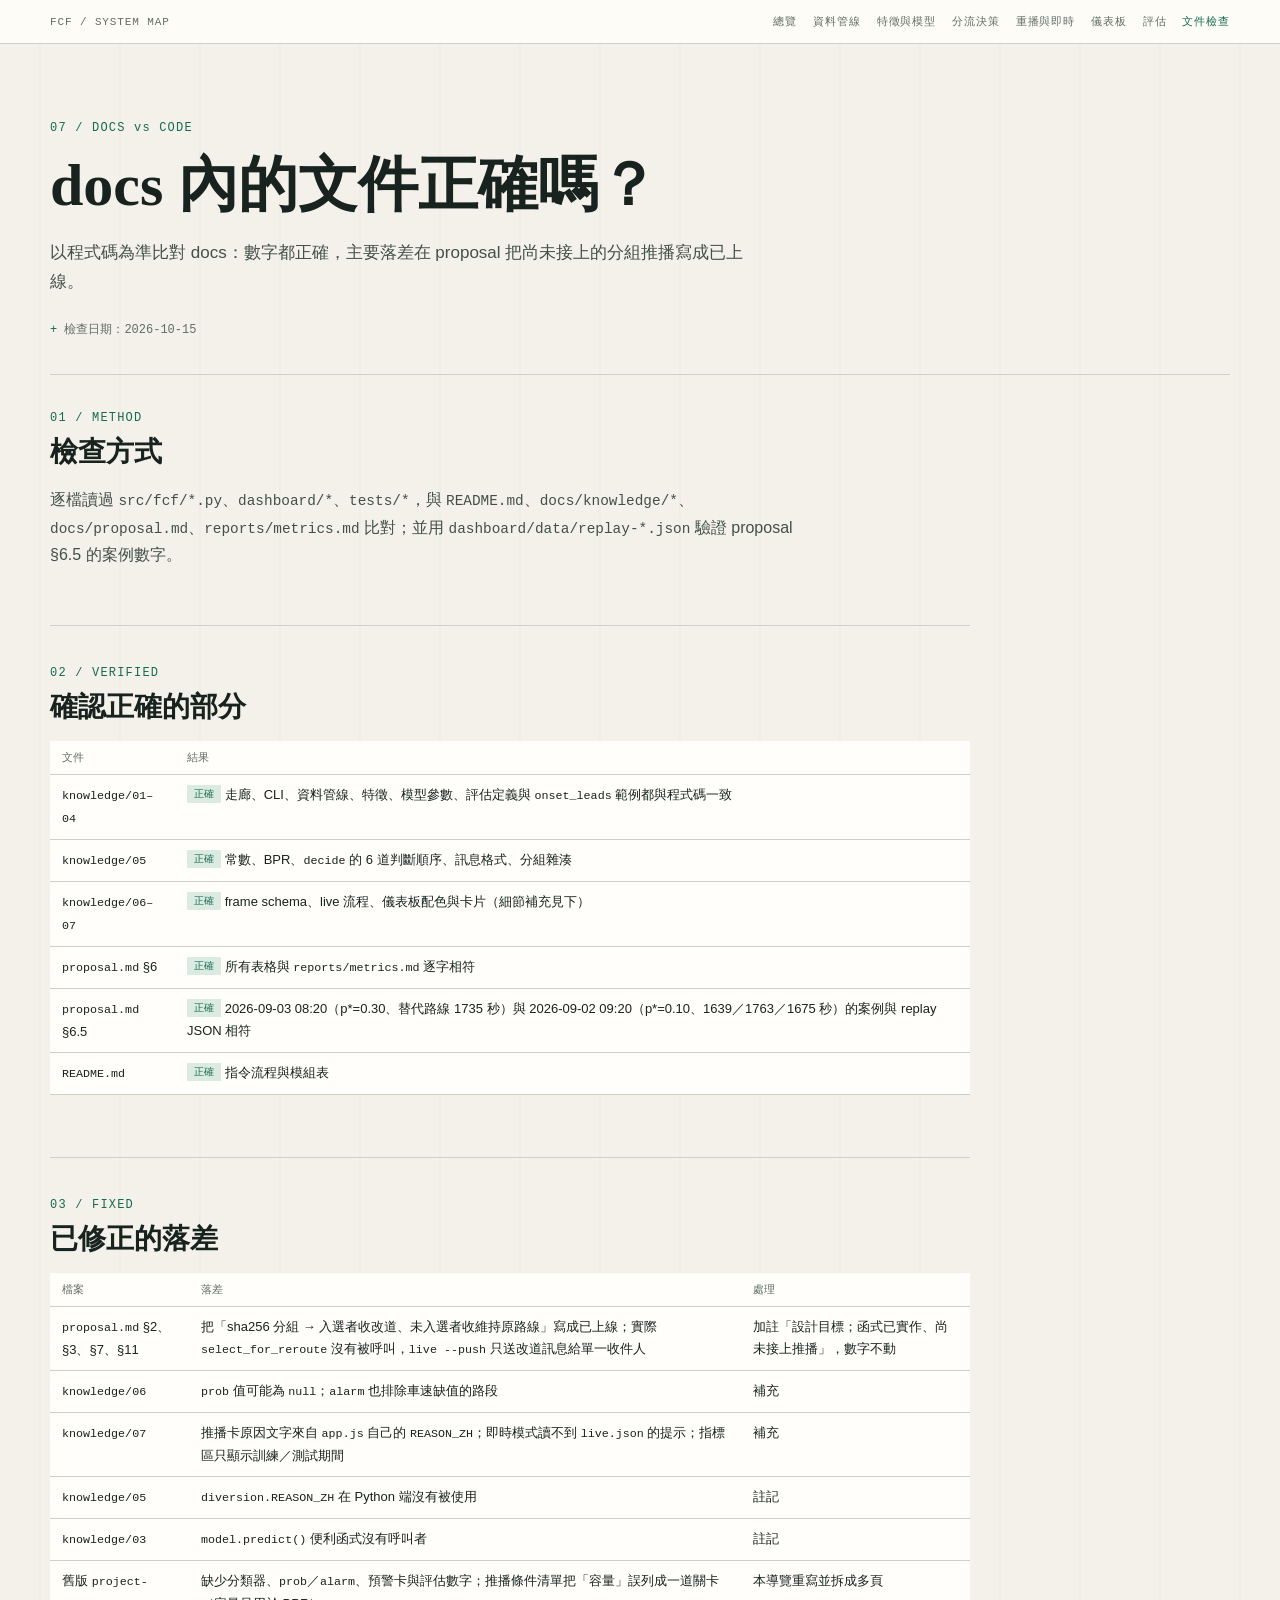
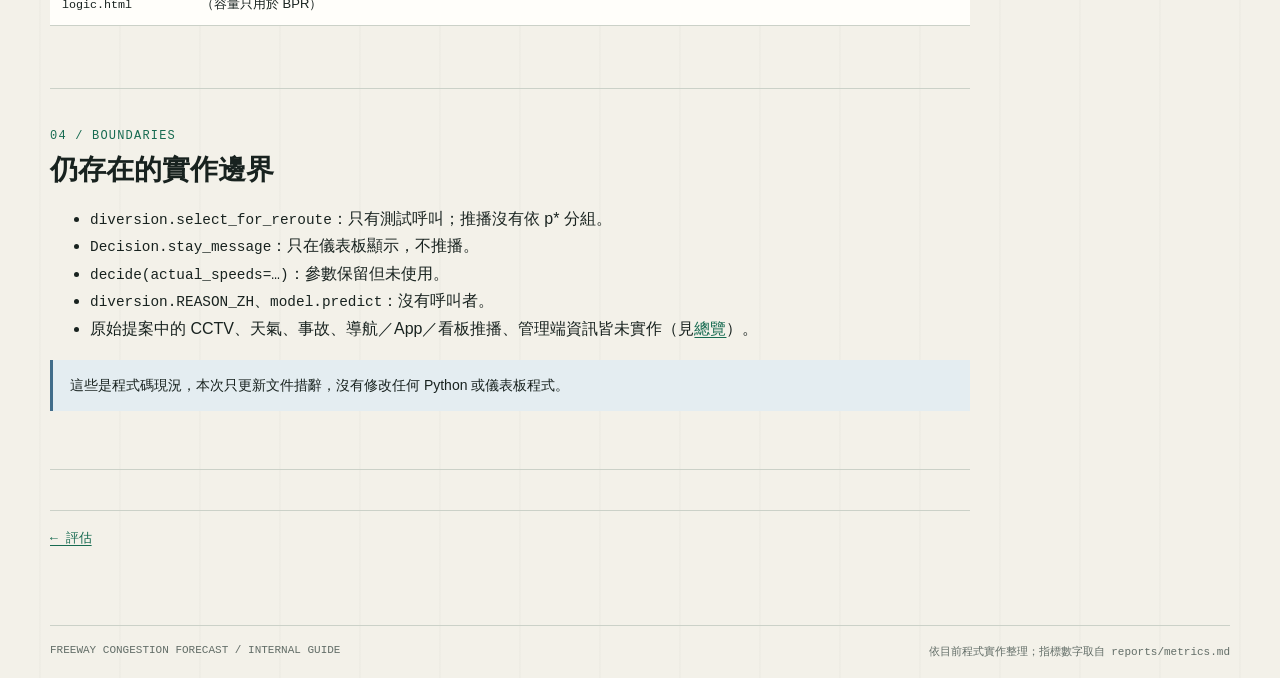
<file: docs/project-logic/doc-audit.html>
<!doctype html>
<html lang="zh-Hant">
<head>
  <meta charset="utf-8">
  <meta name="viewport" content="width=device-width, initial-scale=1">
  <meta name="description" content="以程式碼為準比對 docs：數字都正確，主要落差在 proposal 把尚未接上的分組推播寫成已上線。">
  <title>docs 內的文件正確嗎？ | 專案邏輯導覽</title>
  <link rel="stylesheet" href="style.css">
</head>
<body>
  <div class="masthead"><span>FCF / SYSTEM MAP</span><nav aria-label="頁面導覽"><a href="../project-logic.html">總覽</a><a href="data.html">資料管線</a><a href="models.html">特徵與模型</a><a href="diversion.html">分流決策</a><a href="runtime.html">重播與即時</a><a href="dashboard.html">儀表板</a><a href="evaluation.html">評估</a><a href="doc-audit.html" aria-current="page">文件檢查</a></nav></div>
  <div class="page">
    <header class="hero">
      <div class="eyebrow">07 / DOCS vs CODE</div>
      <h1>docs 內的文件正確嗎？</h1>
      <p class="hero-intro">以程式碼為準比對 docs：數字都正確，主要落差在 proposal 把尚未接上的分組推播寫成已上線。</p>
      <div class="hero-meta"><span>檢查日期：2026-10-15</span></div>
    </header>
    <div class="content">

      <section class="doc-section" id="method">
        <div class="section-kicker">01 / METHOD</div>
        <h2>檢查方式</h2>
        <p class="lede">逐檔讀過 <code>src/fcf/*.py</code>、<code>dashboard/*</code>、<code>tests/*</code>，與 <code>README.md</code>、<code>docs/knowledge/*</code>、<code>docs/proposal.md</code>、<code>reports/metrics.md</code> 比對；並用 <code>dashboard/data/replay-*.json</code> 驗證 proposal §6.5 的案例數字。</p>
      </section>

      <section class="doc-section" id="ok">
        <div class="section-kicker">02 / VERIFIED</div>
        <h2>確認正確的部分</h2>
        <div class="table-wrap"><table>
          <thead><tr><th>文件</th><th>結果</th></tr></thead>
          <tbody>
            <tr><td><code>knowledge/01–04</code></td><td><span class="tag">正確</span> 走廊、CLI、資料管線、特徵、模型參數、評估定義與 <code>onset_leads</code> 範例都與程式碼一致</td></tr>
            <tr><td><code>knowledge/05</code></td><td><span class="tag">正確</span> 常數、BPR、<code>decide</code> 的 6 道判斷順序、訊息格式、分組雜湊</td></tr>
            <tr><td><code>knowledge/06–07</code></td><td><span class="tag">正確</span> frame schema、live 流程、儀表板配色與卡片（細節補充見下）</td></tr>
            <tr><td><code>proposal.md</code> §6</td><td><span class="tag">正確</span> 所有表格與 <code>reports/metrics.md</code> 逐字相符</td></tr>
            <tr><td><code>proposal.md</code> §6.5</td><td><span class="tag">正確</span> 2026-09-03 08:20（p*=0.30、替代路線 1735 秒）與 2026-09-02 09:20（p*=0.10、1639／1763／1675 秒）的案例與 replay JSON 相符</td></tr>
            <tr><td><code>README.md</code></td><td><span class="tag">正確</span> 指令流程與模組表</td></tr>
          </tbody>
        </table></div>
      </section>

      <section class="doc-section" id="fixed">
        <div class="section-kicker">03 / FIXED</div>
        <h2>已修正的落差</h2>
        <div class="table-wrap"><table>
          <thead><tr><th>檔案</th><th>落差</th><th>處理</th></tr></thead>
          <tbody>
            <tr><td><code>proposal.md</code> §2、§3、§7、§11</td><td>把「sha256 分組 → 入選者收改道、未入選者收維持原路線」寫成已上線；實際 <code>select_for_reroute</code> 沒有被呼叫，<code>live --push</code> 只送改道訊息給單一收件人</td><td>加註「設計目標；函式已實作、尚未接上推播」，數字不動</td></tr>
            <tr><td><code>knowledge/06</code></td><td><code>prob</code> 值可能為 <code>null</code>；<code>alarm</code> 也排除車速缺值的路段</td><td>補充</td></tr>
            <tr><td><code>knowledge/07</code></td><td>推播卡原因文字來自 <code>app.js</code> 自己的 <code>REASON_ZH</code>；即時模式讀不到 <code>live.json</code> 的提示；指標區只顯示訓練／測試期間</td><td>補充</td></tr>
            <tr><td><code>knowledge/05</code></td><td><code>diversion.REASON_ZH</code> 在 Python 端沒有被使用</td><td>註記</td></tr>
            <tr><td><code>knowledge/03</code></td><td><code>model.predict()</code> 便利函式沒有呼叫者</td><td>註記</td></tr>
            <tr><td>舊版 <code>project-logic.html</code></td><td>缺少分類器、<code>prob</code>／<code>alarm</code>、預警卡與評估數字；推播條件清單把「容量」誤列成一道關卡（容量只用於 BPR）</td><td>本導覽重寫並拆成多頁</td></tr>
          </tbody>
        </table></div>
      </section>

      <section class="doc-section" id="boundary">
        <div class="section-kicker">04 / BOUNDARIES</div>
        <h2>仍存在的實作邊界</h2>
        <ul>
          <li><code>diversion.select_for_reroute</code>：只有測試呼叫；推播沒有依 p* 分組。</li>
          <li><code>Decision.stay_message</code>：只在儀表板顯示，不推播。</li>
          <li><code>decide(actual_speeds=…)</code>：參數保留但未使用。</li>
          <li><code>diversion.REASON_ZH</code>、<code>model.predict</code>：沒有呼叫者。</li>
          <li>原始提案中的 CCTV、天氣、事故、導航／App／看板推播、管理端資訊皆未實作（見<a href="../project-logic.html">總覽</a>）。</li>
        </ul>
        <div class="note">這些是程式碼現況，本次只更新文件措辭，沒有修改任何 Python 或儀表板程式。</div>
      </section>
      <div class="pager"><a href="evaluation.html">← 評估</a></div>
    </div>
    <footer><span>FREEWAY CONGESTION FORECAST / INTERNAL GUIDE</span><span>依目前程式實作整理；指標數字取自 reports/metrics.md</span></footer>
  </div>
</body>
</html>
</file>
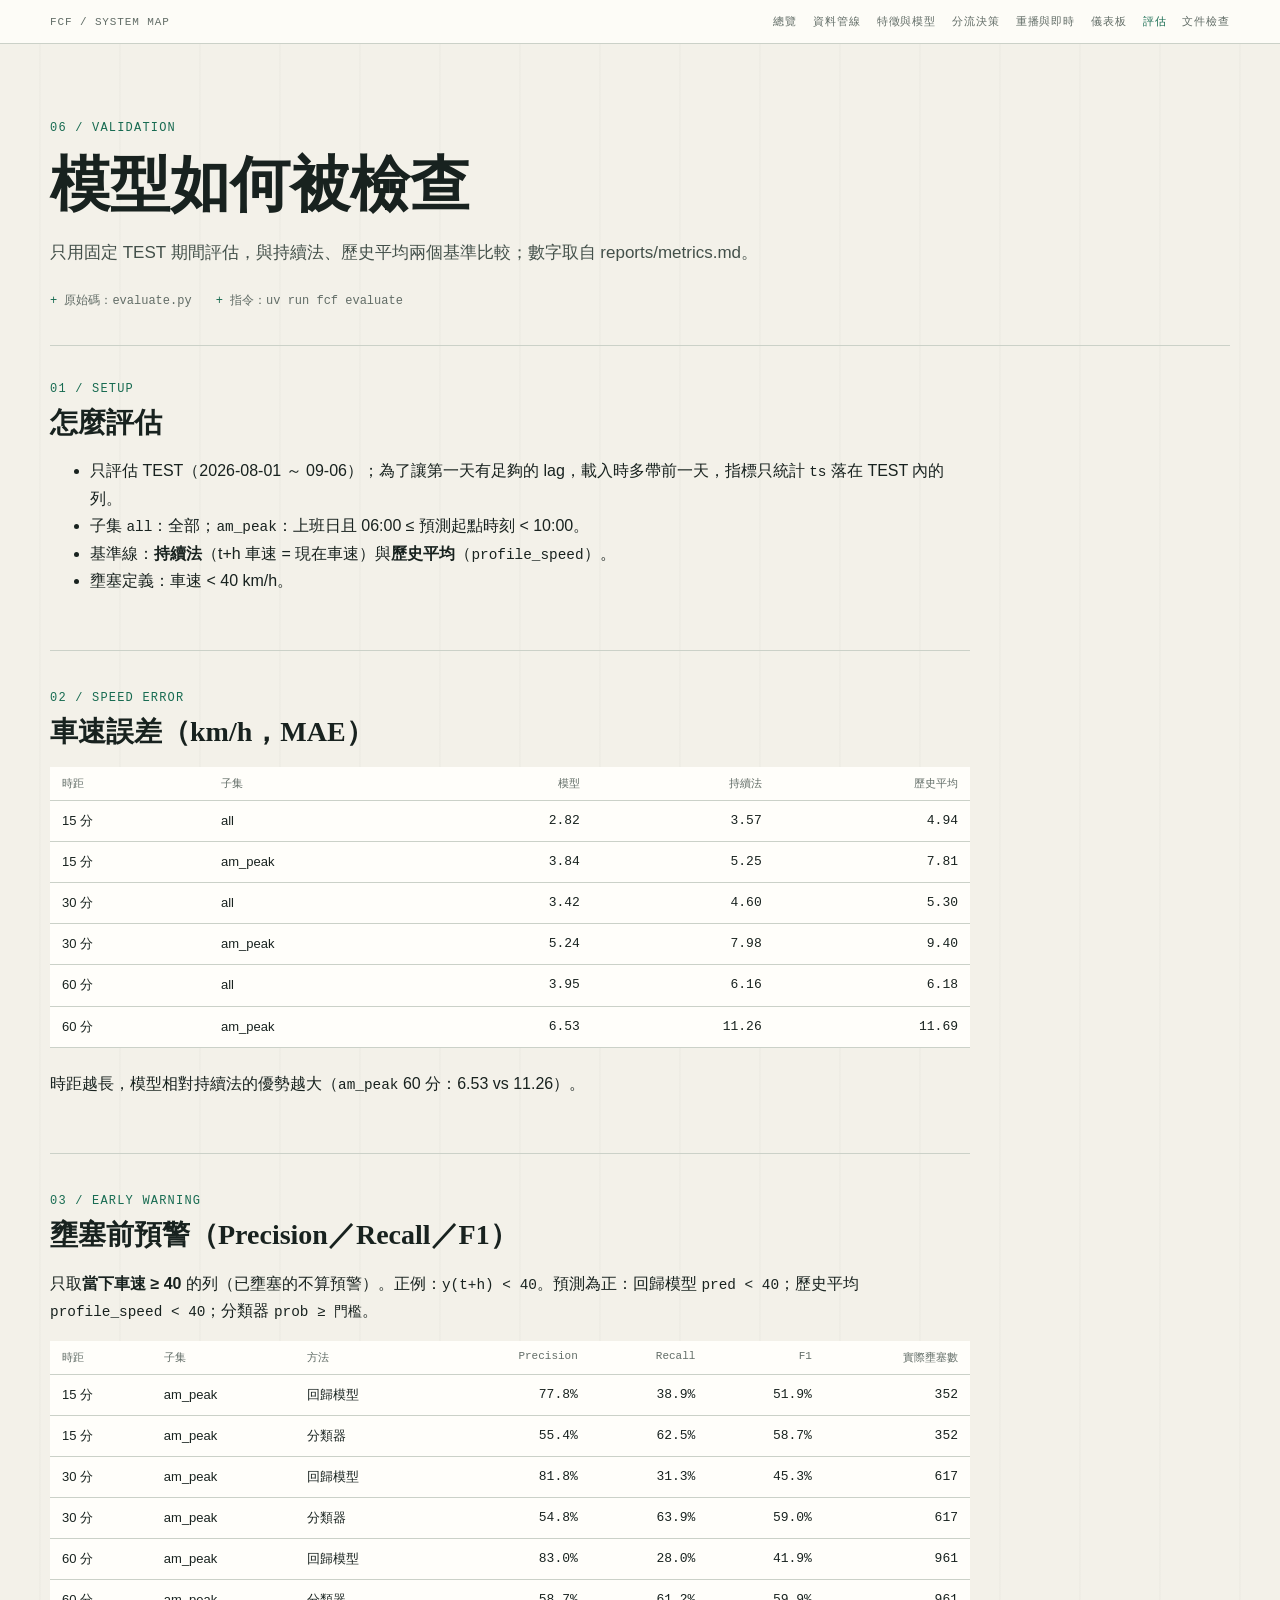
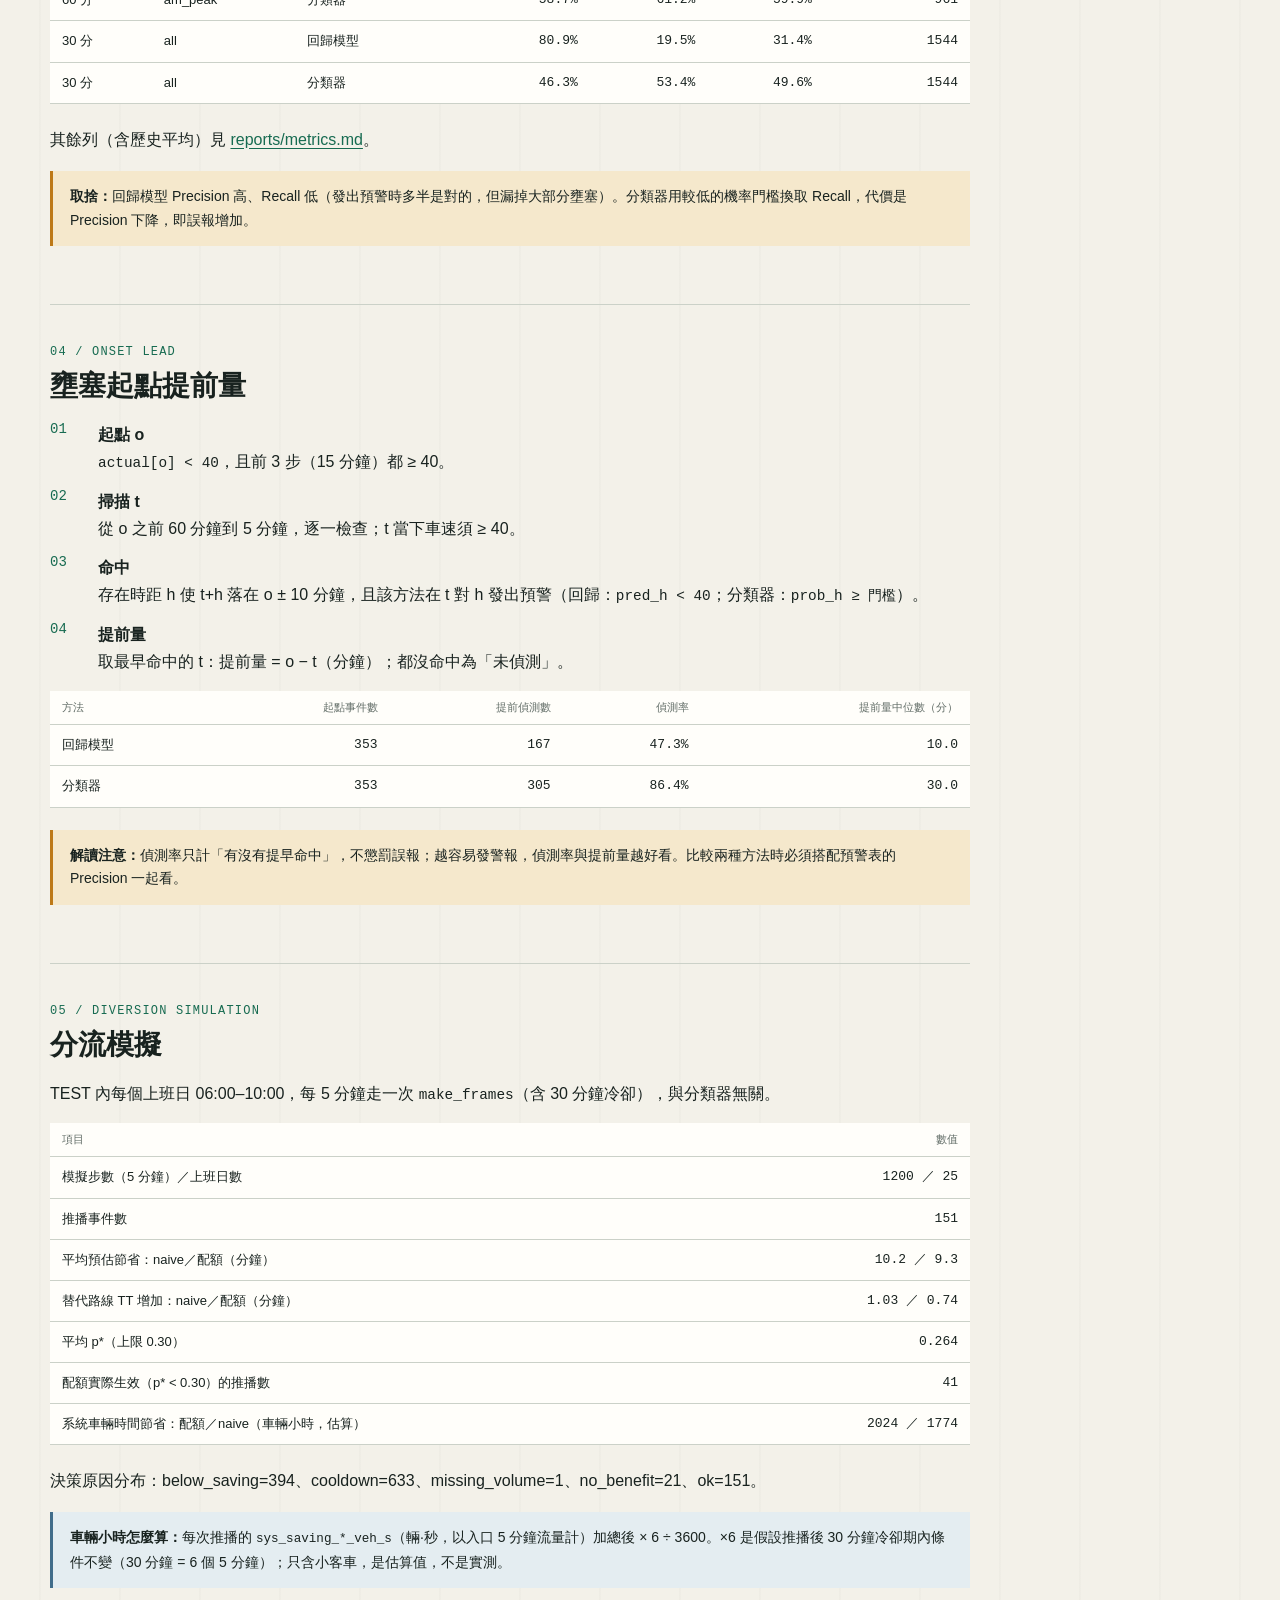
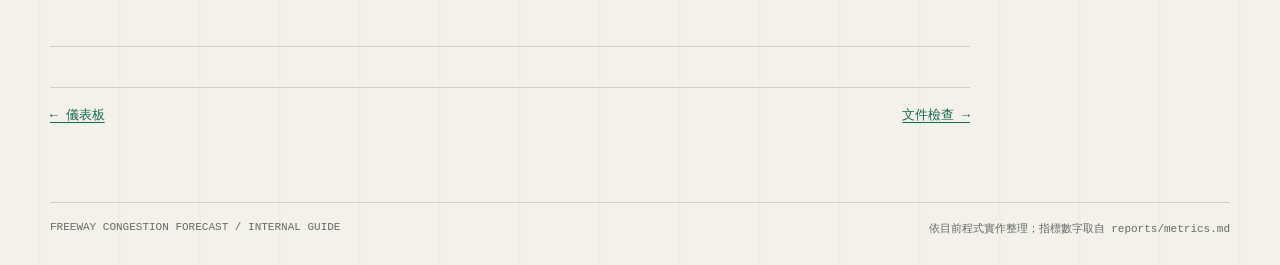
<file: docs/project-logic/evaluation.html>
<!doctype html>
<html lang="zh-Hant">
<head>
  <meta charset="utf-8">
  <meta name="viewport" content="width=device-width, initial-scale=1">
  <meta name="description" content="只用固定 TEST 期間評估，與持續法、歷史平均兩個基準比較；數字取自 reports/metrics.md。">
  <title>模型如何被檢查 | 專案邏輯導覽</title>
  <link rel="stylesheet" href="style.css">
</head>
<body>
  <div class="masthead"><span>FCF / SYSTEM MAP</span><nav aria-label="頁面導覽"><a href="../project-logic.html">總覽</a><a href="data.html">資料管線</a><a href="models.html">特徵與模型</a><a href="diversion.html">分流決策</a><a href="runtime.html">重播與即時</a><a href="dashboard.html">儀表板</a><a href="evaluation.html" aria-current="page">評估</a><a href="doc-audit.html">文件檢查</a></nav></div>
  <div class="page">
    <header class="hero">
      <div class="eyebrow">06 / VALIDATION</div>
      <h1>模型如何被檢查</h1>
      <p class="hero-intro">只用固定 TEST 期間評估，與持續法、歷史平均兩個基準比較；數字取自 reports/metrics.md。</p>
      <div class="hero-meta"><span>原始碼：evaluate.py</span><span>指令：uv run fcf evaluate</span></div>
    </header>
    <div class="content">

      <section class="doc-section" id="setup">
        <div class="section-kicker">01 / SETUP</div>
        <h2>怎麼評估</h2>
        <ul>
          <li>只評估 TEST（2026-08-01 ～ 09-06）；為了讓第一天有足夠的 lag，載入時多帶前一天，指標只統計 <code>ts</code> 落在 TEST 內的列。</li>
          <li>子集 <code>all</code>：全部；<code>am_peak</code>：上班日且 06:00 ≤ 預測起點時刻 &lt; 10:00。</li>
          <li>基準線：<strong>持續法</strong>（t+h 車速 = 現在車速）與<strong>歷史平均</strong>（<code>profile_speed</code>）。</li>
          <li>壅塞定義：車速 &lt; 40 km/h。</li>
        </ul>
      </section>

      <section class="doc-section" id="speed">
        <div class="section-kicker">02 / SPEED ERROR</div>
        <h2>車速誤差（km/h，MAE）</h2>
        <div class="table-wrap"><table>
          <thead><tr><th>時距</th><th>子集</th><th class="num">模型</th><th class="num">持續法</th><th class="num">歷史平均</th></tr></thead>
          <tbody>
            <tr><td>15 分</td><td>all</td><td class="num">2.82</td><td class="num">3.57</td><td class="num">4.94</td></tr>
            <tr><td>15 分</td><td>am_peak</td><td class="num">3.84</td><td class="num">5.25</td><td class="num">7.81</td></tr>
            <tr><td>30 分</td><td>all</td><td class="num">3.42</td><td class="num">4.60</td><td class="num">5.30</td></tr>
            <tr><td>30 分</td><td>am_peak</td><td class="num">5.24</td><td class="num">7.98</td><td class="num">9.40</td></tr>
            <tr><td>60 分</td><td>all</td><td class="num">3.95</td><td class="num">6.16</td><td class="num">6.18</td></tr>
            <tr><td>60 分</td><td>am_peak</td><td class="num">6.53</td><td class="num">11.26</td><td class="num">11.69</td></tr>
          </tbody>
        </table></div>
        <p>時距越長，模型相對持續法的優勢越大（<code>am_peak</code> 60 分：6.53 vs 11.26）。</p>
      </section>

      <section class="doc-section" id="warning">
        <div class="section-kicker">03 / EARLY WARNING</div>
        <h2>壅塞前預警（Precision／Recall／F1）</h2>
        <p>只取<strong>當下車速 ≥ 40</strong> 的列（已壅塞的不算預警）。正例：<code>y(t+h) &lt; 40</code>。預測為正：回歸模型 <code>pred &lt; 40</code>；歷史平均 <code>profile_speed &lt; 40</code>；分類器 <code>prob ≥ 門檻</code>。</p>
        <div class="table-wrap"><table>
          <thead><tr><th>時距</th><th>子集</th><th>方法</th><th class="num">Precision</th><th class="num">Recall</th><th class="num">F1</th><th class="num">實際壅塞數</th></tr></thead>
          <tbody>
            <tr><td>15 分</td><td>am_peak</td><td>回歸模型</td><td class="num">77.8%</td><td class="num">38.9%</td><td class="num">51.9%</td><td class="num">352</td></tr>
            <tr><td>15 分</td><td>am_peak</td><td>分類器</td><td class="num">55.4%</td><td class="num">62.5%</td><td class="num">58.7%</td><td class="num">352</td></tr>
            <tr><td>30 分</td><td>am_peak</td><td>回歸模型</td><td class="num">81.8%</td><td class="num">31.3%</td><td class="num">45.3%</td><td class="num">617</td></tr>
            <tr><td>30 分</td><td>am_peak</td><td>分類器</td><td class="num">54.8%</td><td class="num">63.9%</td><td class="num">59.0%</td><td class="num">617</td></tr>
            <tr><td>60 分</td><td>am_peak</td><td>回歸模型</td><td class="num">83.0%</td><td class="num">28.0%</td><td class="num">41.9%</td><td class="num">961</td></tr>
            <tr><td>60 分</td><td>am_peak</td><td>分類器</td><td class="num">58.7%</td><td class="num">61.2%</td><td class="num">59.9%</td><td class="num">961</td></tr>
            <tr><td>30 分</td><td>all</td><td>回歸模型</td><td class="num">80.9%</td><td class="num">19.5%</td><td class="num">31.4%</td><td class="num">1544</td></tr>
            <tr><td>30 分</td><td>all</td><td>分類器</td><td class="num">46.3%</td><td class="num">53.4%</td><td class="num">49.6%</td><td class="num">1544</td></tr>
          </tbody>
        </table></div>
        <p>其餘列（含歷史平均）見 <a href="../../src/../reports/metrics.md">reports/metrics.md</a>。</p>
        <div class="warning"><strong>取捨：</strong>回歸模型 Precision 高、Recall 低（發出預警時多半是對的，但漏掉大部分壅塞）。分類器用較低的機率門檻換取 Recall，代價是 Precision 下降，即誤報增加。</div>
      </section>

      <section class="doc-section" id="onset">
        <div class="section-kicker">04 / ONSET LEAD</div>
        <h2>壅塞起點提前量</h2>
        <ol class="steps">
          <li><strong>起點 o</strong><code>actual[o] &lt; 40</code>，且前 3 步（15 分鐘）都 ≥ 40。</li>
          <li><strong>掃描 t</strong>從 o 之前 60 分鐘到 5 分鐘，逐一檢查；t 當下車速須 ≥ 40。</li>
          <li><strong>命中</strong>存在時距 h 使 t+h 落在 o ± 10 分鐘，且該方法在 t 對 h 發出預警（回歸：<code>pred_h &lt; 40</code>；分類器：<code>prob_h ≥ 門檻</code>）。</li>
          <li><strong>提前量</strong>取最早命中的 t：提前量 = o − t（分鐘）；都沒命中為「未偵測」。</li>
        </ol>
        <div class="table-wrap"><table>
          <thead><tr><th>方法</th><th class="num">起點事件數</th><th class="num">提前偵測數</th><th class="num">偵測率</th><th class="num">提前量中位數（分）</th></tr></thead>
          <tbody>
            <tr><td>回歸模型</td><td class="num">353</td><td class="num">167</td><td class="num">47.3%</td><td class="num">10.0</td></tr>
            <tr><td>分類器</td><td class="num">353</td><td class="num">305</td><td class="num">86.4%</td><td class="num">30.0</td></tr>
          </tbody>
        </table></div>
        <div class="warning"><strong>解讀注意：</strong>偵測率只計「有沒有提早命中」，不懲罰誤報；越容易發警報，偵測率與提前量越好看。比較兩種方法時必須搭配預警表的 Precision 一起看。</div>
      </section>

      <section class="doc-section" id="diversion">
        <div class="section-kicker">05 / DIVERSION SIMULATION</div>
        <h2>分流模擬</h2>
        <p>TEST 內每個上班日 06:00–10:00，每 5 分鐘走一次 <code>make_frames</code>（含 30 分鐘冷卻），與分類器無關。</p>
        <div class="table-wrap"><table>
          <thead><tr><th>項目</th><th class="num">數值</th></tr></thead>
          <tbody>
            <tr><td>模擬步數（5 分鐘）／上班日數</td><td class="num">1200 ／ 25</td></tr>
            <tr><td>推播事件數</td><td class="num">151</td></tr>
            <tr><td>平均預估節省：naive／配額（分鐘）</td><td class="num">10.2 ／ 9.3</td></tr>
            <tr><td>替代路線 TT 增加：naive／配額（分鐘）</td><td class="num">1.03 ／ 0.74</td></tr>
            <tr><td>平均 p*（上限 0.30）</td><td class="num">0.264</td></tr>
            <tr><td>配額實際生效（p* &lt; 0.30）的推播數</td><td class="num">41</td></tr>
            <tr><td>系統車輛時間節省：配額／naive（車輛小時，估算）</td><td class="num">2024 ／ 1774</td></tr>
          </tbody>
        </table></div>
        <p>決策原因分布：below_saving=394、cooldown=633、missing_volume=1、no_benefit=21、ok=151。</p>
        <div class="note"><strong>車輛小時怎麼算：</strong>每次推播的 <code>sys_saving_*_veh_s</code>（輛·秒，以入口 5 分鐘流量計）加總後 × 6 ÷ 3600。×6 是假設推播後 30 分鐘冷卻期內條件不變（30 分鐘 = 6 個 5 分鐘）；只含小客車，是估算值，不是實測。</div>
      </section>
      <div class="pager"><a href="dashboard.html">← 儀表板</a><a href="doc-audit.html">文件檢查 →</a></div>
    </div>
    <footer><span>FREEWAY CONGESTION FORECAST / INTERNAL GUIDE</span><span>依目前程式實作整理；指標數字取自 reports/metrics.md</span></footer>
  </div>
</body>
</html>
</file>
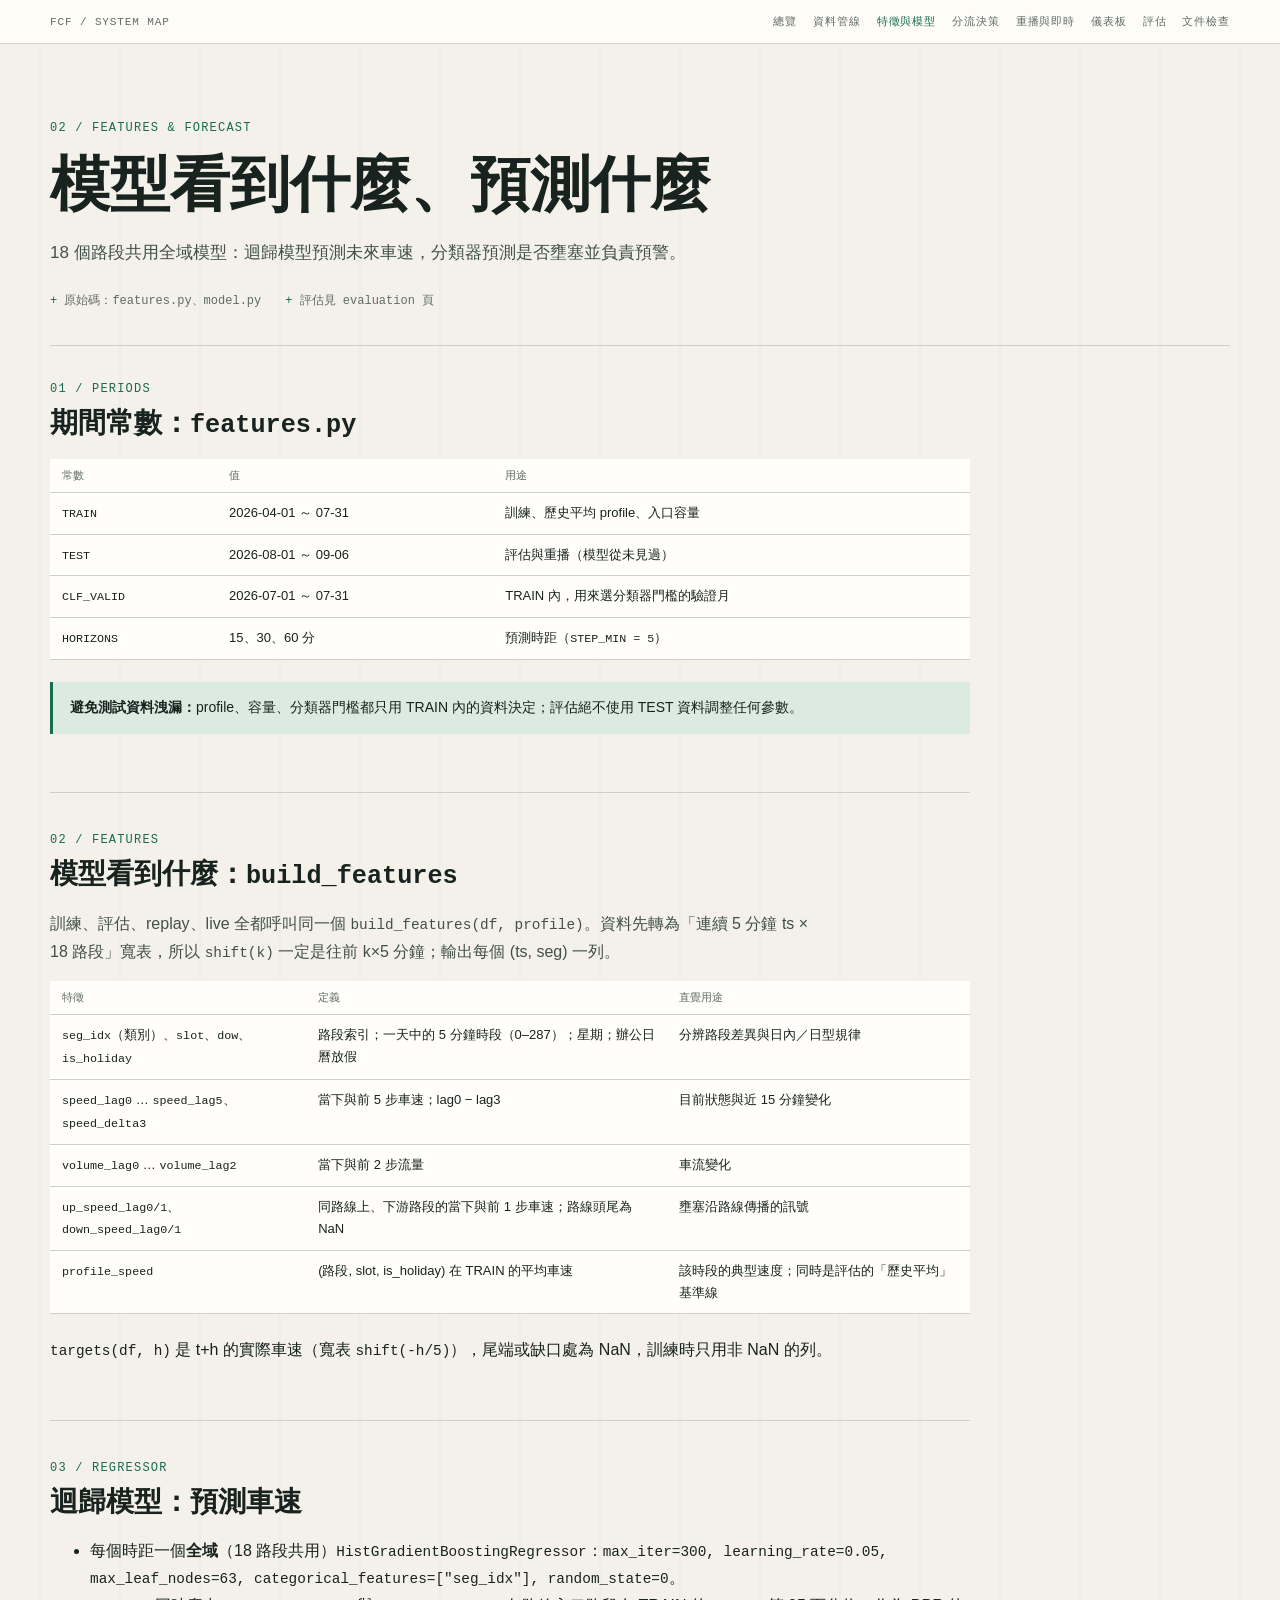
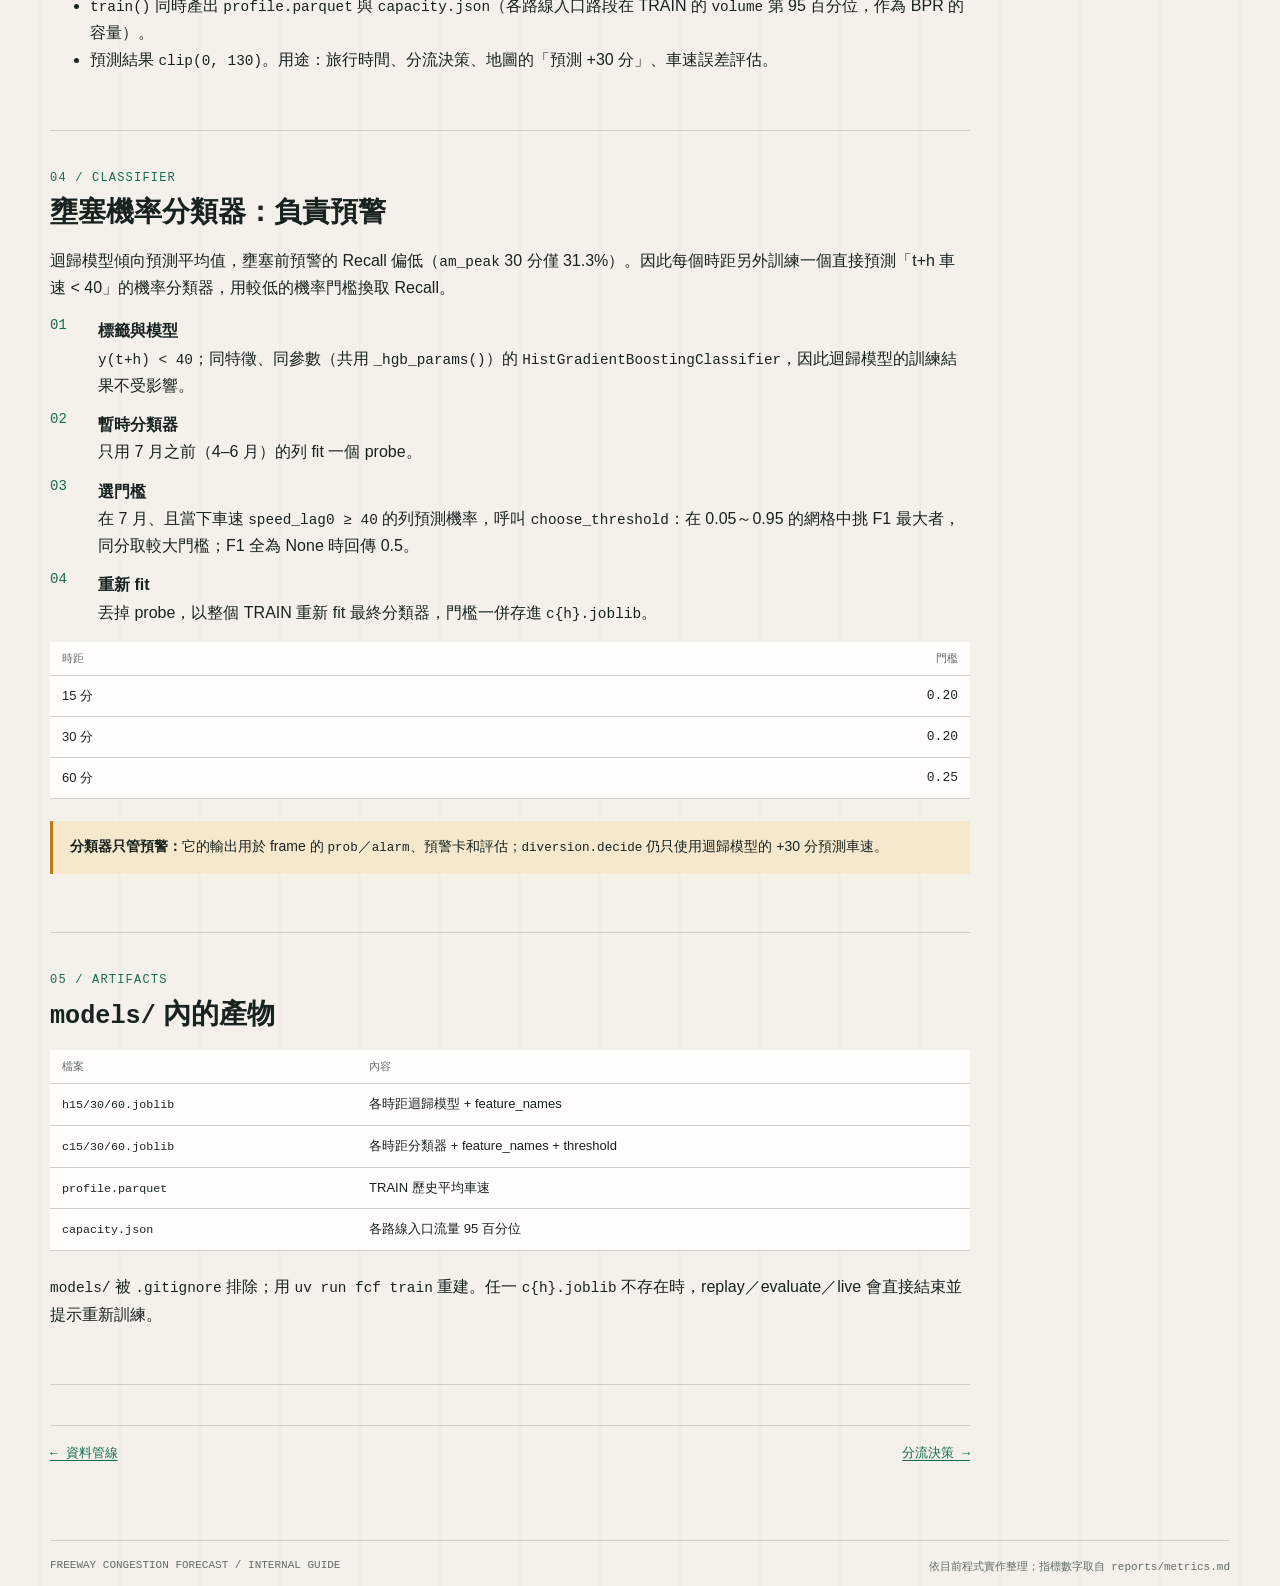
<file: docs/project-logic/models.html>
<!doctype html>
<html lang="zh-Hant">
<head>
  <meta charset="utf-8">
  <meta name="viewport" content="width=device-width, initial-scale=1">
  <meta name="description" content="18 個路段共用全域模型：迴歸模型預測未來車速，分類器預測是否壅塞並負責預警。">
  <title>模型看到什麼、預測什麼 | 專案邏輯導覽</title>
  <link rel="stylesheet" href="style.css">
</head>
<body>
  <div class="masthead"><span>FCF / SYSTEM MAP</span><nav aria-label="頁面導覽"><a href="../project-logic.html">總覽</a><a href="data.html">資料管線</a><a href="models.html" aria-current="page">特徵與模型</a><a href="diversion.html">分流決策</a><a href="runtime.html">重播與即時</a><a href="dashboard.html">儀表板</a><a href="evaluation.html">評估</a><a href="doc-audit.html">文件檢查</a></nav></div>
  <div class="page">
    <header class="hero">
      <div class="eyebrow">02 / FEATURES & FORECAST</div>
      <h1>模型看到什麼、預測什麼</h1>
      <p class="hero-intro">18 個路段共用全域模型：迴歸模型預測未來車速，分類器預測是否壅塞並負責預警。</p>
      <div class="hero-meta"><span>原始碼：features.py、model.py</span><span>評估見 evaluation 頁</span></div>
    </header>
    <div class="content">

      <section class="doc-section" id="periods">
        <div class="section-kicker">01 / PERIODS</div>
        <h2>期間常數：<code>features.py</code></h2>
        <div class="table-wrap"><table>
          <thead><tr><th>常數</th><th>值</th><th>用途</th></tr></thead>
          <tbody>
            <tr><td><code>TRAIN</code></td><td>2026-04-01 ～ 07-31</td><td>訓練、歷史平均 profile、入口容量</td></tr>
            <tr><td><code>TEST</code></td><td>2026-08-01 ～ 09-06</td><td>評估與重播（模型從未見過）</td></tr>
            <tr><td><code>CLF_VALID</code></td><td>2026-07-01 ～ 07-31</td><td>TRAIN 內，用來選分類器門檻的驗證月</td></tr>
            <tr><td><code>HORIZONS</code></td><td>15、30、60 分</td><td>預測時距（<code>STEP_MIN = 5</code>）</td></tr>
          </tbody>
        </table></div>
        <div class="good"><strong>避免測試資料洩漏：</strong>profile、容量、分類器門檻都只用 TRAIN 內的資料決定；評估絕不使用 TEST 資料調整任何參數。</div>
      </section>

      <section class="doc-section" id="features">
        <div class="section-kicker">02 / FEATURES</div>
        <h2>模型看到什麼：<code>build_features</code></h2>
        <p class="lede">訓練、評估、replay、live 全都呼叫同一個 <code>build_features(df, profile)</code>。資料先轉為「連續 5 分鐘 ts × 18 路段」寬表，所以 <code>shift(k)</code> 一定是往前 k×5 分鐘；輸出每個 (ts, seg) 一列。</p>
        <div class="table-wrap"><table>
          <thead><tr><th>特徵</th><th>定義</th><th>直覺用途</th></tr></thead>
          <tbody>
            <tr><td><code>seg_idx</code>（類別）、<code>slot</code>、<code>dow</code>、<code>is_holiday</code></td><td>路段索引；一天中的 5 分鐘時段（0–287）；星期；辦公日曆放假</td><td>分辨路段差異與日內／日型規律</td></tr>
            <tr><td><code>speed_lag0</code> … <code>speed_lag5</code>、<code>speed_delta3</code></td><td>當下與前 5 步車速；lag0 − lag3</td><td>目前狀態與近 15 分鐘變化</td></tr>
            <tr><td><code>volume_lag0</code> … <code>volume_lag2</code></td><td>當下與前 2 步流量</td><td>車流變化</td></tr>
            <tr><td><code>up_speed_lag0/1</code>、<code>down_speed_lag0/1</code></td><td>同路線上、下游路段的當下與前 1 步車速；路線頭尾為 NaN</td><td>壅塞沿路線傳播的訊號</td></tr>
            <tr><td><code>profile_speed</code></td><td>(路段, slot, is_holiday) 在 TRAIN 的平均車速</td><td>該時段的典型速度；同時是評估的「歷史平均」基準線</td></tr>
          </tbody>
        </table></div>
        <p><code>targets(df, h)</code> 是 t+h 的實際車速（寬表 <code>shift(-h/5)</code>），尾端或缺口處為 NaN，訓練時只用非 NaN 的列。</p>
      </section>

      <section class="doc-section" id="regressor">
        <div class="section-kicker">03 / REGRESSOR</div>
        <h2>迴歸模型：預測車速</h2>
        <ul>
          <li>每個時距一個<strong>全域</strong>（18 路段共用）<code>HistGradientBoostingRegressor</code>：<code>max_iter=300, learning_rate=0.05, max_leaf_nodes=63, categorical_features=["seg_idx"], random_state=0</code>。</li>
          <li><code>train()</code> 同時產出 <code>profile.parquet</code> 與 <code>capacity.json</code>（各路線入口路段在 TRAIN 的 <code>volume</code> 第 95 百分位，作為 BPR 的容量）。</li>
          <li>預測結果 <code>clip(0, 130)</code>。用途：旅行時間、分流決策、地圖的「預測 +30 分」、車速誤差評估。</li>
        </ul>
      </section>

      <section class="doc-section" id="classifier">
        <div class="section-kicker">04 / CLASSIFIER</div>
        <h2>壅塞機率分類器：負責預警</h2>
        <p>迴歸模型傾向預測平均值，壅塞前預警的 Recall 偏低（<code>am_peak</code> 30 分僅 31.3%）。因此每個時距另外訓練一個直接預測「t+h 車速 &lt; 40」的機率分類器，用較低的機率門檻換取 Recall。</p>
        <ol class="steps">
          <li><strong>標籤與模型</strong><code>y(t+h) &lt; 40</code>；同特徵、同參數（共用 <code>_hgb_params()</code>）的 <code>HistGradientBoostingClassifier</code>，因此迴歸模型的訓練結果不受影響。</li>
          <li><strong>暫時分類器</strong>只用 7 月之前（4–6 月）的列 fit 一個 probe。</li>
          <li><strong>選門檻</strong>在 7 月、且當下車速 <code>speed_lag0 ≥ 40</code> 的列預測機率，呼叫 <code>choose_threshold</code>：在 0.05～0.95 的網格中挑 F1 最大者，同分取較大門檻；F1 全為 None 時回傳 0.5。</li>
          <li><strong>重新 fit</strong>丟掉 probe，以整個 TRAIN 重新 fit 最終分類器，門檻一併存進 <code>c{h}.joblib</code>。</li>
        </ol>
        <div class="table-wrap"><table>
          <thead><tr><th>時距</th><th class="num">門檻</th></tr></thead>
          <tbody><tr><td>15 分</td><td class="num">0.20</td></tr><tr><td>30 分</td><td class="num">0.20</td></tr><tr><td>60 分</td><td class="num">0.25</td></tr></tbody>
        </table></div>
        <div class="warning"><strong>分類器只管預警：</strong>它的輸出用於 frame 的 <code>prob</code>／<code>alarm</code>、預警卡和評估；<code>diversion.decide</code> 仍只使用迴歸模型的 +30 分預測車速。</div>
      </section>

      <section class="doc-section" id="artifacts">
        <div class="section-kicker">05 / ARTIFACTS</div>
        <h2><code>models/</code> 內的產物</h2>
        <div class="table-wrap"><table>
          <thead><tr><th>檔案</th><th>內容</th></tr></thead>
          <tbody>
            <tr><td><code>h15/30/60.joblib</code></td><td>各時距迴歸模型 + feature_names</td></tr>
            <tr><td><code>c15/30/60.joblib</code></td><td>各時距分類器 + feature_names + threshold</td></tr>
            <tr><td><code>profile.parquet</code></td><td>TRAIN 歷史平均車速</td></tr>
            <tr><td><code>capacity.json</code></td><td>各路線入口流量 95 百分位</td></tr>
          </tbody>
        </table></div>
        <p><code>models/</code> 被 <code>.gitignore</code> 排除；用 <code>uv run fcf train</code> 重建。任一 <code>c{h}.joblib</code> 不存在時，replay／evaluate／live 會直接結束並提示重新訓練。</p>
      </section>
      <div class="pager"><a href="data.html">← 資料管線</a><a href="diversion.html">分流決策 →</a></div>
    </div>
    <footer><span>FREEWAY CONGESTION FORECAST / INTERNAL GUIDE</span><span>依目前程式實作整理；指標數字取自 reports/metrics.md</span></footer>
  </div>
</body>
</html>
</file>
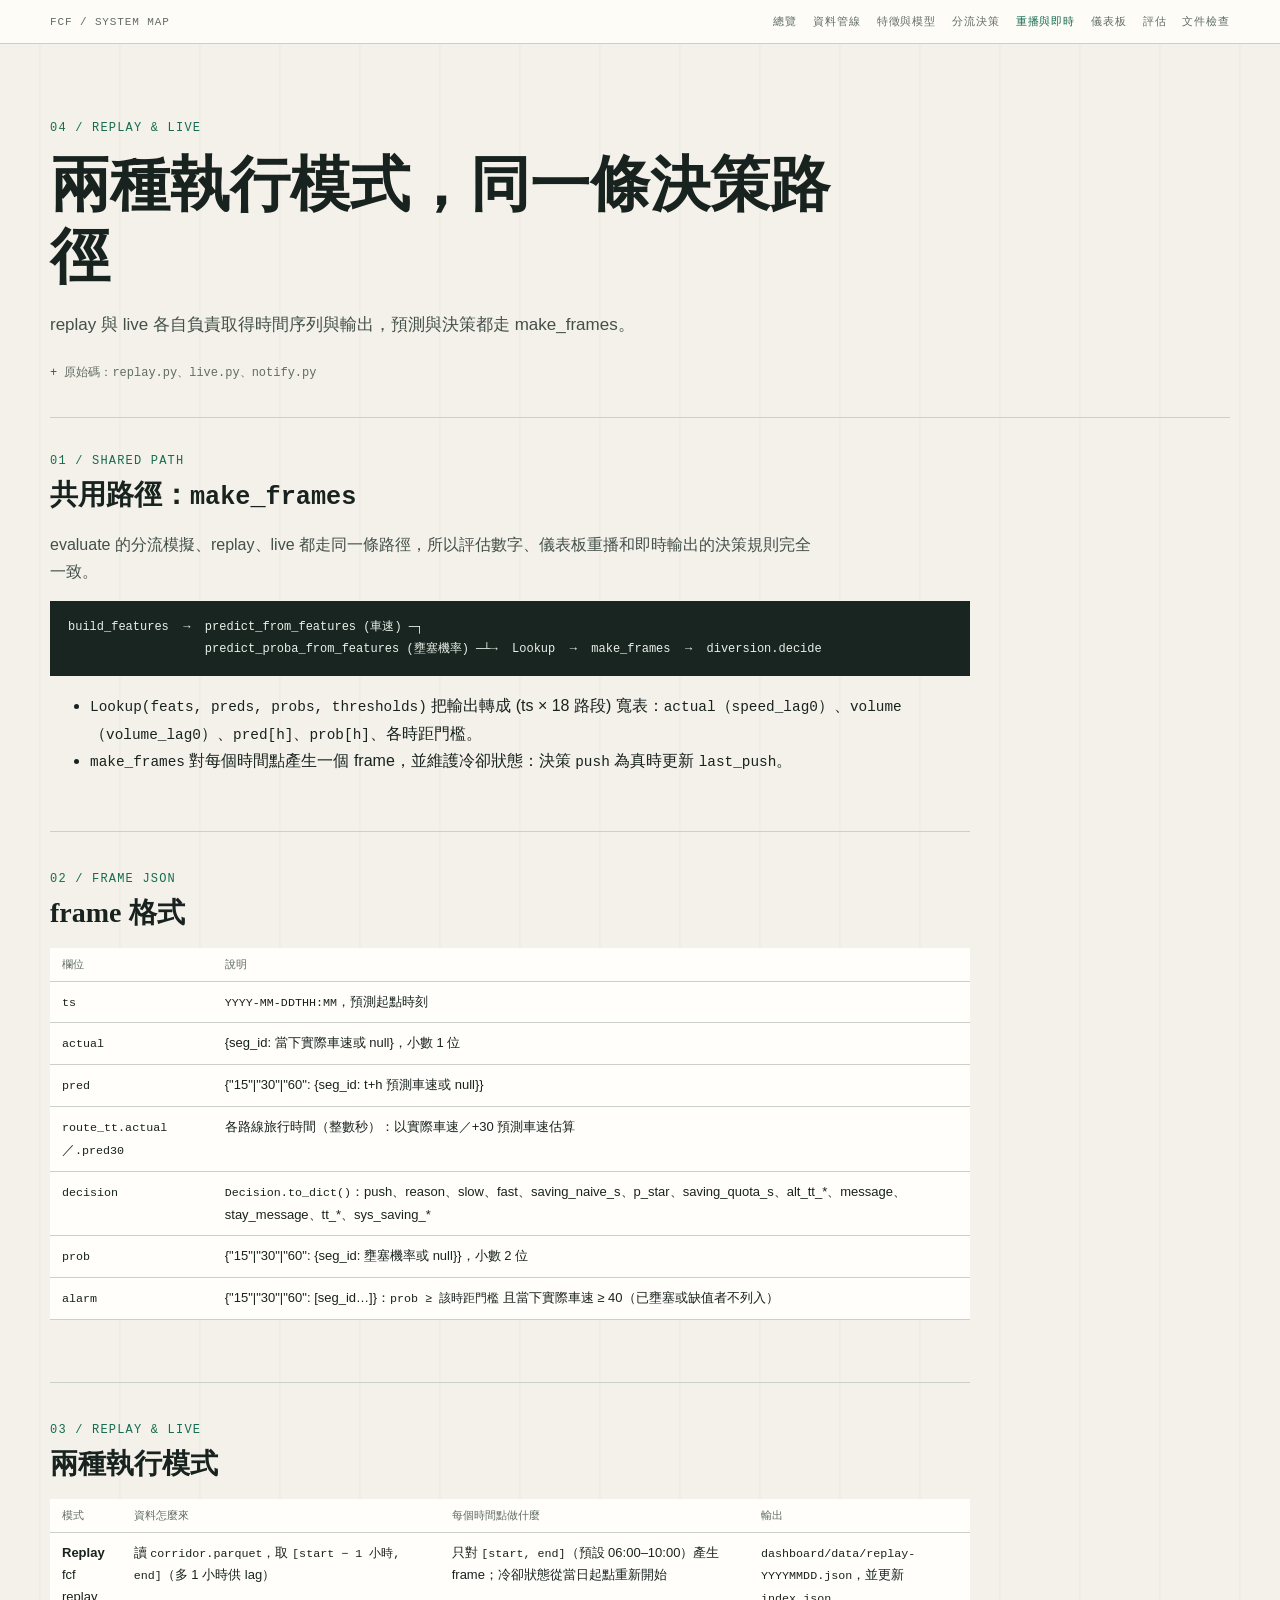
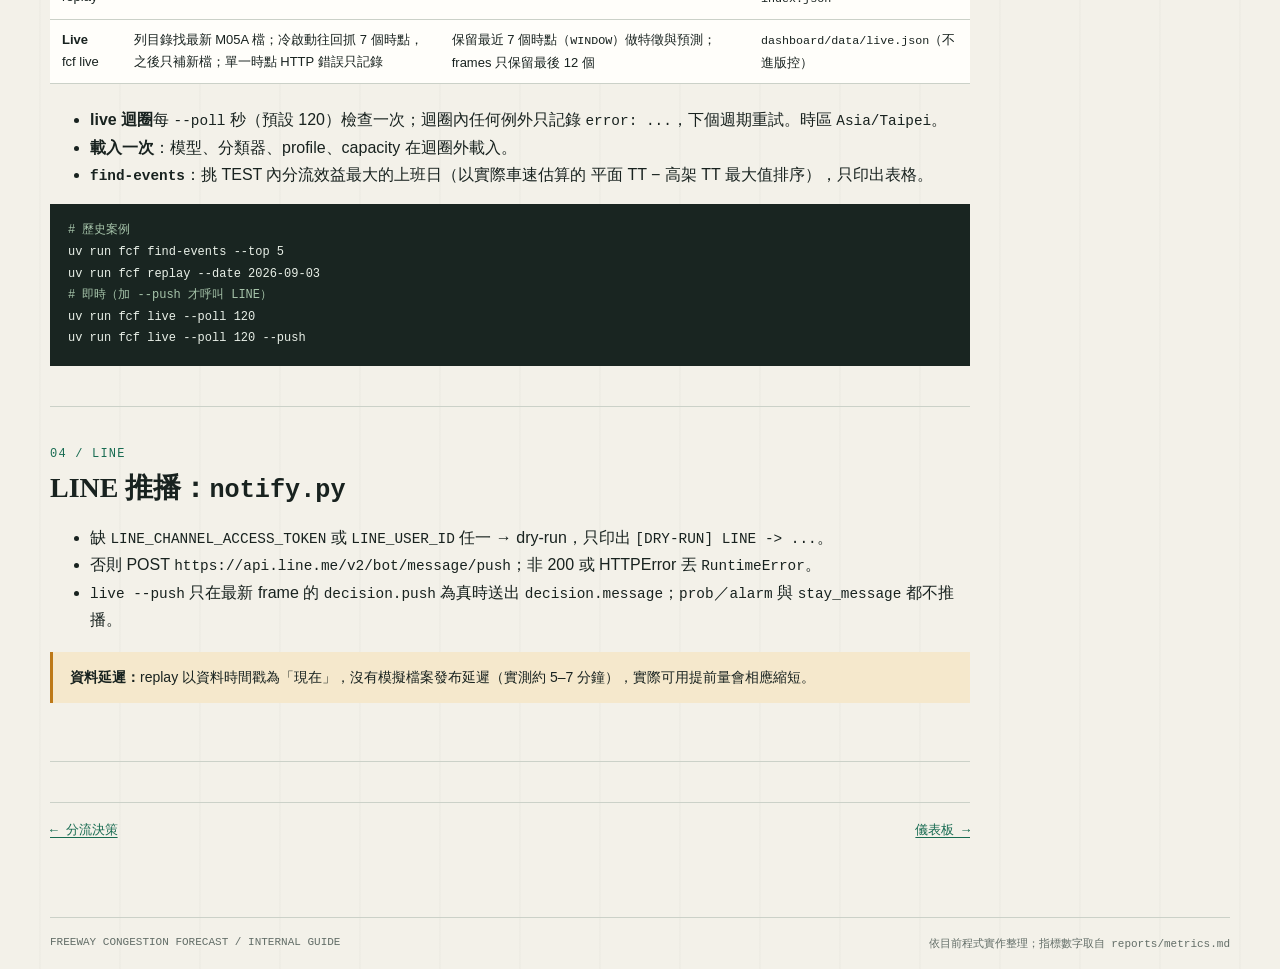
<file: docs/project-logic/runtime.html>
<!doctype html>
<html lang="zh-Hant">
<head>
  <meta charset="utf-8">
  <meta name="viewport" content="width=device-width, initial-scale=1">
  <meta name="description" content="replay 與 live 各自負責取得時間序列與輸出，預測與決策都走 make_frames。">
  <title>兩種執行模式，同一條決策路徑 | 專案邏輯導覽</title>
  <link rel="stylesheet" href="style.css">
</head>
<body>
  <div class="masthead"><span>FCF / SYSTEM MAP</span><nav aria-label="頁面導覽"><a href="../project-logic.html">總覽</a><a href="data.html">資料管線</a><a href="models.html">特徵與模型</a><a href="diversion.html">分流決策</a><a href="runtime.html" aria-current="page">重播與即時</a><a href="dashboard.html">儀表板</a><a href="evaluation.html">評估</a><a href="doc-audit.html">文件檢查</a></nav></div>
  <div class="page">
    <header class="hero">
      <div class="eyebrow">04 / REPLAY & LIVE</div>
      <h1>兩種執行模式，同一條決策路徑</h1>
      <p class="hero-intro">replay 與 live 各自負責取得時間序列與輸出，預測與決策都走 make_frames。</p>
      <div class="hero-meta"><span>原始碼：replay.py、live.py、notify.py</span></div>
    </header>
    <div class="content">

      <section class="doc-section" id="frames">
        <div class="section-kicker">01 / SHARED PATH</div>
        <h2>共用路徑：<code>make_frames</code></h2>
        <p class="lede">evaluate 的分流模擬、replay、live 都走同一條路徑，所以評估數字、儀表板重播和即時輸出的決策規則完全一致。</p>
        <div class="codebox">build_features  →  predict_from_features (車速) ─┐
                   predict_proba_from_features (壅塞機率) ─┴→  Lookup  →  make_frames  →  diversion.decide</div>
        <ul>
          <li><code>Lookup(feats, preds, probs, thresholds)</code> 把輸出轉成 (ts × 18 路段) 寬表：<code>actual</code>（<code>speed_lag0</code>）、<code>volume</code>（<code>volume_lag0</code>）、<code>pred[h]</code>、<code>prob[h]</code>、各時距門檻。</li>
          <li><code>make_frames</code> 對每個時間點產生一個 frame，並維護冷卻狀態：決策 <code>push</code> 為真時更新 <code>last_push</code>。</li>
        </ul>
      </section>

      <section class="doc-section" id="schema">
        <div class="section-kicker">02 / FRAME JSON</div>
        <h2>frame 格式</h2>
        <div class="table-wrap"><table>
          <thead><tr><th>欄位</th><th>說明</th></tr></thead>
          <tbody>
            <tr><td><code>ts</code></td><td><code>YYYY-MM-DDTHH:MM</code>，預測起點時刻</td></tr>
            <tr><td><code>actual</code></td><td>{seg_id: 當下實際車速或 null}，小數 1 位</td></tr>
            <tr><td><code>pred</code></td><td>{"15"|"30"|"60": {seg_id: t+h 預測車速或 null}}</td></tr>
            <tr><td><code>route_tt.actual</code>／<code>.pred30</code></td><td>各路線旅行時間（整數秒）：以實際車速／+30 預測車速估算</td></tr>
            <tr><td><code>decision</code></td><td><code>Decision.to_dict()</code>：push、reason、slow、fast、saving_naive_s、p_star、saving_quota_s、alt_tt_*、message、stay_message、tt_*、sys_saving_*</td></tr>
            <tr><td><code>prob</code></td><td>{"15"|"30"|"60": {seg_id: 壅塞機率或 null}}，小數 2 位</td></tr>
            <tr><td><code>alarm</code></td><td>{"15"|"30"|"60": [seg_id…]}：<code>prob ≥ 該時距門檻</code> 且當下實際車速 ≥ 40（已壅塞或缺值者不列入）</td></tr>
          </tbody>
        </table></div>
      </section>

      <section class="doc-section" id="modes">
        <div class="section-kicker">03 / REPLAY & LIVE</div>
        <h2>兩種執行模式</h2>
        <div class="table-wrap"><table>
          <thead><tr><th>模式</th><th>資料怎麼來</th><th>每個時間點做什麼</th><th>輸出</th></tr></thead>
          <tbody>
            <tr><td><strong>Replay</strong><br>fcf replay</td><td>讀 <code>corridor.parquet</code>，取 <code>[start − 1 小時, end]</code>（多 1 小時供 lag）</td><td>只對 <code>[start, end]</code>（預設 06:00–10:00）產生 frame；冷卻狀態從當日起點重新開始</td><td><code>dashboard/data/replay-YYYYMMDD.json</code>，並更新 <code>index.json</code></td></tr>
            <tr><td><strong>Live</strong><br>fcf live</td><td>列目錄找最新 M05A 檔；冷啟動往回抓 7 個時點，之後只補新檔；單一時點 HTTP 錯誤只記錄</td><td>保留最近 7 個時點（<code>WINDOW</code>）做特徵與預測；frames 只保留最後 12 個</td><td><code>dashboard/data/live.json</code>（不進版控）</td></tr>
          </tbody>
        </table></div>
        <ul>
          <li><strong>live 迴圈</strong>每 <code>--poll</code> 秒（預設 120）檢查一次；迴圈內任何例外只記錄 <code>error: ...</code>，下個週期重試。時區 <code>Asia/Taipei</code>。</li>
          <li><strong>載入一次</strong>：模型、分類器、profile、capacity 在迴圈外載入。</li>
          <li><strong><code>find-events</code></strong>：挑 TEST 內分流效益最大的上班日（以實際車速估算的 平面 TT − 高架 TT 最大值排序），只印出表格。</li>
        </ul>
        <div class="codebox"><span class="comment"># 歷史案例</span>
uv run fcf find-events --top 5
uv run fcf replay --date 2026-09-03
<span class="comment"># 即時（加 --push 才呼叫 LINE）</span>
uv run fcf live --poll 120
uv run fcf live --poll 120 --push</div>
      </section>

      <section class="doc-section" id="line">
        <div class="section-kicker">04 / LINE</div>
        <h2>LINE 推播：<code>notify.py</code></h2>
        <ul>
          <li>缺 <code>LINE_CHANNEL_ACCESS_TOKEN</code> 或 <code>LINE_USER_ID</code> 任一 → dry-run，只印出 <code>[DRY-RUN] LINE -&gt; ...</code>。</li>
          <li>否則 POST <code>https://api.line.me/v2/bot/message/push</code>；非 200 或 HTTPError 丟 <code>RuntimeError</code>。</li>
          <li><code>live --push</code> 只在最新 frame 的 <code>decision.push</code> 為真時送出 <code>decision.message</code>；<code>prob</code>／<code>alarm</code> 與 <code>stay_message</code> 都不推播。</li>
        </ul>
        <div class="warning"><strong>資料延遲：</strong>replay 以資料時間戳為「現在」，沒有模擬檔案發布延遲（實測約 5–7 分鐘），實際可用提前量會相應縮短。</div>
      </section>
      <div class="pager"><a href="diversion.html">← 分流決策</a><a href="dashboard.html">儀表板 →</a></div>
    </div>
    <footer><span>FREEWAY CONGESTION FORECAST / INTERNAL GUIDE</span><span>依目前程式實作整理；指標數字取自 reports/metrics.md</span></footer>
  </div>
</body>
</html>
</file>
<file: docs/project-logic/style.css>
:root {
  color-scheme: light dark;
  --paper: #f3f1e9;
  --surface: #fffefa;
  --ink: #18221f;
  --ink-soft: #43504a;
  --muted: #626d67;
  --line: #cbd1c8;
  --green: #176b51;
  --green-soft: #dcebe2;
  --amber: #bd7918;
  --amber-soft: #f5e8cc;
  --amber-ink: #80530d;
  --red: #bb493c;
  --red-soft: #f4ded8;
  --blue: #416d8a;
  --blue-soft: #e4edf1;
  --grid: rgba(24,34,31,.035);
  --bar: rgba(255,254,250,.88);
  --code-bg: #192521;
  --code-ink: #e9f0e8;
  --code-comment: #a6c4aa;
  --mono: "Cascadia Code", "IBM Plex Mono", Consolas, monospace;
  --sans: "Aptos", "Noto Sans TC", "PingFang TC", sans-serif;
  --serif: "Noto Serif TC", "Songti TC", "PMingLiU", serif;
}
@media (prefers-color-scheme: dark) {
  :root {
    --paper: #131a17;
    --surface: #1b2420;
    --ink: #e8eee9;
    --ink-soft: #b9c4bc;
    --muted: #93a098;
    --line: #34413a;
    --green: #5fc29d;
    --green-soft: #1f3a30;
    --amber: #e0a24a;
    --amber-soft: #3d3016;
    --amber-ink: #f0c987;
    --red: #e47f70;
    --red-soft: #432622;
    --blue: #7fb0cf;
    --blue-soft: #1f3039;
    --grid: rgba(232,238,233,.035);
    --bar: rgba(27,36,32,.9);
    --code-bg: #0d1311;
  }
}
* { box-sizing: border-box; }
html { scroll-behavior: smooth; }
body {
  margin: 0;
  color: var(--ink);
  background: linear-gradient(90deg, transparent 39px, var(--grid) 40px, transparent 41px), var(--paper);
  background-size: 80px 100%;
  font-family: var(--sans);
  line-height: 1.7;
}
a { color: var(--green); text-underline-offset: 3px; }
a:hover { color: var(--red); }
code, pre, .mono { font-family: var(--mono); }
code { font-size: .9em; overflow-wrap: anywhere; }
.masthead {
  display: flex; justify-content: space-between; align-items: center; flex-wrap: wrap; gap: 8px 24px;
  padding: 14px max(24px, calc((100vw - 1180px) / 2));
  border-bottom: 1px solid var(--line); background: var(--bar);
  font: 11px var(--mono); letter-spacing: .08em; color: var(--muted);
}
.masthead nav { display: flex; flex-wrap: wrap; gap: 4px 16px; }
.masthead a { color: var(--muted); text-decoration: none; }
.masthead a:hover, .masthead a[aria-current="page"] { color: var(--green); }
.page { width: min(1180px, calc(100% - 40px)); margin: 0 auto; }
.hero { padding: clamp(40px, 6vw, 80px) 0 36px; border-bottom: 1px solid var(--line); }
.eyebrow, .section-kicker { color: var(--green); font: 12px var(--mono); letter-spacing: .1em; }
h1, h2, h3, p { margin-top: 0; }
h1 { max-width: 820px; margin: 14px 0 18px; font: 600 clamp(34px, 5vw, 60px)/1.2 var(--serif); }
.hero-intro { max-width: 720px; color: var(--ink-soft); font-size: 17px; }
.hero-meta { display: flex; flex-wrap: wrap; gap: 9px 24px; margin-top: 24px; font: 12px var(--mono); color: var(--muted); }
.hero-meta span::before { content: "+ "; color: var(--green); }
.content { max-width: 920px; padding: 36px 0 60px; }
section { scroll-margin-top: 24px; }
.doc-section { padding: 0 0 40px; margin: 0 0 40px; border-bottom: 1px solid var(--line); }
.doc-section:last-child { border-bottom: 0; }
h2 { margin: 8px 0 16px; font: 600 28px/1.35 var(--serif); }
h3 { margin: 24px 0 10px; font-size: 17px; }
.lede { max-width: 770px; color: var(--ink-soft); font-size: 16px; }
.metric-row { display: grid; grid-template-columns: repeat(3, 1fr); gap: 12px; margin: 24px 0; }
.metric { min-height: 100px; padding: 16px; border-top: 3px solid var(--green); background: var(--surface); }
.metric:nth-child(2) { border-color: var(--amber); }
.metric:nth-child(3) { border-color: var(--red); }
.metric strong { display: block; font: 600 24px var(--mono); }
.metric span { color: var(--muted); font-size: 13px; }
.note, .warning, .good, .bad {
  margin: 18px 0; padding: 14px 17px; border-left: 3px solid var(--blue); background: var(--blue-soft); font-size: 14px;
}
.warning { border-color: var(--amber); background: var(--amber-soft); }
.good { border-color: var(--green); background: var(--green-soft); }
.bad { border-color: var(--red); background: var(--red-soft); }
.table-wrap { overflow-x: auto; margin: 16px 0 22px; }
table { width: 100%; border-collapse: collapse; background: var(--surface); font-size: 13px; }
th, td { padding: 9px 12px; border-bottom: 1px solid var(--line); text-align: left; vertical-align: top; }
th { color: var(--muted); font: 11px var(--mono); white-space: nowrap; }
td.num, th.num { text-align: right; font-family: var(--mono); }
.steps { list-style: none; padding: 0; counter-reset: steps; }
.steps li { position: relative; margin: 0 0 12px; padding: 0 0 0 48px; counter-increment: steps; }
.steps li::before { position: absolute; left: 0; top: 0; color: var(--green); content: "0" counter(steps); font: 14px var(--mono); }
.steps strong { display: block; }
.rule-list { display: grid; grid-template-columns: 1fr 1fr; gap: 10px; padding: 0; list-style: none; }
.rule-list li { padding: 12px 14px; border: 1px solid var(--line); background: var(--surface); font-size: 13px; }
.rule-list b { color: var(--green); font-family: var(--mono); }
.codebox { overflow-x: auto; padding: 16px 18px; background: var(--code-bg); color: var(--code-ink); font: 12px/1.8 var(--mono); white-space: pre; }
.codebox .comment { color: var(--code-comment); }
.tag { display: inline-block; padding: 2px 7px; background: var(--green-soft); color: var(--green); font: 10px var(--mono); vertical-align: 2px; }
.tag.no { background: var(--red-soft); color: var(--red); }
.tag.part { background: var(--amber-soft); color: var(--amber-ink); }
.cards { display: grid; grid-template-columns: repeat(2, 1fr); gap: 14px; margin: 22px 0; }
.card { display: block; padding: 16px 18px; border: 1px solid var(--line); background: var(--surface); color: var(--ink); text-decoration: none; }
.card:hover { border-color: var(--green); color: var(--ink); }
.card b { display: block; margin-bottom: 4px; font: 11px var(--mono); color: var(--green); letter-spacing: .08em; }
.card strong { display: block; font-size: 16px; }
.card span { display: block; margin-top: 4px; color: var(--muted); font-size: 13px; }
.diagram { margin: 22px 0; padding: 14px; border: 1px solid var(--line); background: var(--surface); overflow-x: auto; }
.diagram svg { display: block; min-width: 720px; width: 100%; height: auto; font-family: var(--sans); }
.diagram .box { fill: var(--surface); stroke: var(--line); stroke-width: 1.2; }
.diagram .box.g { stroke: var(--green); }
.diagram .box.a { stroke: var(--amber); }
.diagram .box.r { stroke: var(--red); stroke-dasharray: 5 4; }
.diagram text { fill: var(--ink); font-size: 13px; }
.diagram text.s { fill: var(--muted); font-size: 11px; }
.diagram line, .diagram path.ar { stroke: var(--green); stroke-width: 1.6; fill: none; }
.diagram polygon { fill: var(--green); }
.pager { display: flex; justify-content: space-between; gap: 16px; padding: 18px 0; border-top: 1px solid var(--line); font: 13px var(--mono); }
footer { display: flex; justify-content: space-between; gap: 20px; padding: 18px 0 32px; border-top: 1px solid var(--line); color: var(--muted); font: 11px var(--mono); }
@media (max-width: 700px) {
  .metric-row, .rule-list, .cards { grid-template-columns: 1fr; }
  .masthead { padding: 12px 14px; }
  .page { width: min(100% - 32px, 1180px); }
  footer, .pager { flex-direction: column; }
  h2 { font-size: 24px; }
}
@media (prefers-reduced-motion: reduce) { html { scroll-behavior: auto; } }
</file>
